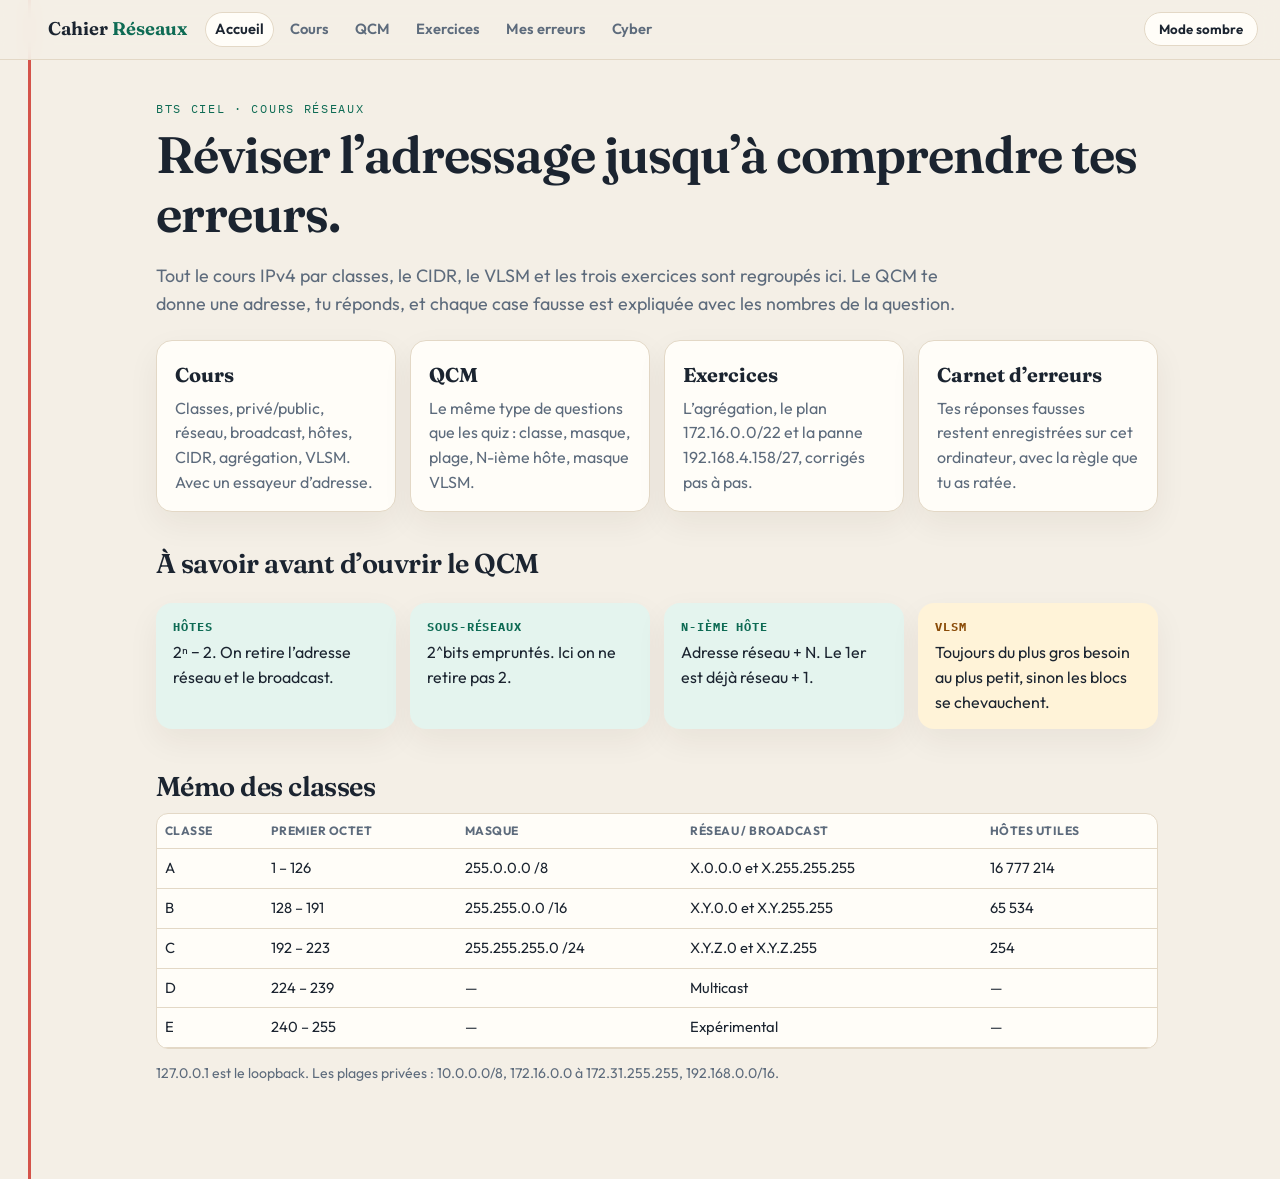
<file: index.html>
<!DOCTYPE html>
<html lang="fr">
<head>
<meta charset="UTF-8">
<meta name="viewport" content="width=device-width, initial-scale=1">
<title>Cahier de révision — IPv4, CIDR, VLSM</title>
<link rel="preconnect" href="https://fonts.googleapis.com">
<link rel="preconnect" href="https://fonts.gstatic.com" crossorigin>
<link href="https://fonts.googleapis.com/css2?family=Fraunces:opsz,wght@9..144,560;9..144,640&family=IBM+Plex+Mono:wght@500;700&family=Outfit:wght@400;500;600;700&display=swap" rel="stylesheet">
<link rel="stylesheet" href="css/site.css">
</head>
<body>
<header class="top">
  <a class="brand" href="index.html">Cahier <span>Réseaux</span></a>
  <nav>
    <a class="active" href="index.html">Accueil</a>
    <a href="cours.html">Cours</a>
    <a href="qcm.html">QCM</a>
    <a href="exercices.html">Exercices</a>
    <a href="carnet.html">Mes erreurs<span data-err-count></span></a>
    <a href="cyber.html">Cyber</a>
  </nav>
  <button id="theme" type="button">Mode sombre</button>
</header>
<main class="wrap">
  <p class="kicker">BTS CIEL · cours réseaux</p>
  <h1>Réviser l’adressage jusqu’à comprendre tes erreurs.</h1>
  <p class="lead">Tout le cours IPv4 par classes, le CIDR, le VLSM et les trois exercices sont regroupés ici. Le QCM te donne une adresse, tu réponds, et chaque case fausse est expliquée avec les nombres de la question.</p>

  <div class="grid cards" style="margin-top:22px">
    <a class="card" href="cours.html"><strong>Cours</strong><p>Classes, privé/public, réseau, broadcast, hôtes, CIDR, agrégation, VLSM. Avec un essayeur d’adresse.</p></a>
    <a class="card" href="qcm.html"><strong>QCM</strong><p>Le même type de questions que les quiz : classe, masque, plage, N-ième hôte, masque VLSM.</p></a>
    <a class="card" href="exercices.html"><strong>Exercices</strong><p>L’agrégation, le plan 172.16.0.0/22 et la panne 192.168.4.158/27, corrigés pas à pas.</p></a>
    <a class="card" href="carnet.html"><strong>Carnet d’erreurs</strong><p>Tes réponses fausses restent enregistrées sur cet ordinateur, avec la règle que tu as ratée.</p></a>
  </div>

  <h2 style="margin-top:36px">À savoir avant d’ouvrir le QCM</h2>
  <div class="grid cards">
    <div class="callout rule"><span class="tag">Hôtes</span>2ⁿ − 2. On retire l’adresse réseau et le broadcast.</div>
    <div class="callout rule"><span class="tag">Sous-réseaux</span>2^bits empruntés. Ici on ne retire pas 2.</div>
    <div class="callout rule"><span class="tag">N-ième hôte</span>Adresse réseau + N. Le 1er est déjà réseau + 1.</div>
    <div class="callout trap"><span class="tag">VLSM</span>Toujours du plus gros besoin au plus petit, sinon les blocs se chevauchent.</div>
  </div>

  <h2 style="margin-top:28px">Mémo des classes</h2>
  <div class="table-wrap">
    <table>
      <thead><tr><th>Classe</th><th>Premier octet</th><th>Masque</th><th>Réseau / broadcast</th><th>Hôtes utiles</th></tr></thead>
      <tbody>
        <tr><td>A</td><td>1 – 126</td><td>255.0.0.0 /8</td><td>X.0.0.0 et X.255.255.255</td><td>16&nbsp;777&nbsp;214</td></tr>
        <tr><td>B</td><td>128 – 191</td><td>255.255.0.0 /16</td><td>X.Y.0.0 et X.Y.255.255</td><td>65&nbsp;534</td></tr>
        <tr><td>C</td><td>192 – 223</td><td>255.255.255.0 /24</td><td>X.Y.Z.0 et X.Y.Z.255</td><td>254</td></tr>
        <tr><td>D</td><td>224 – 239</td><td>—</td><td>Multicast</td><td>—</td></tr>
        <tr><td>E</td><td>240 – 255</td><td>—</td><td>Expérimental</td><td>—</td></tr>
      </tbody>
    </table>
  </div>
  <p class="small muted">127.0.0.1 est le loopback. Les plages privées : 10.0.0.0/8, 172.16.0.0 à 172.31.255.255, 192.168.0.0/16.</p>
</main>
<script src="js/journal.js"></script>
</body>
</html>
</file>
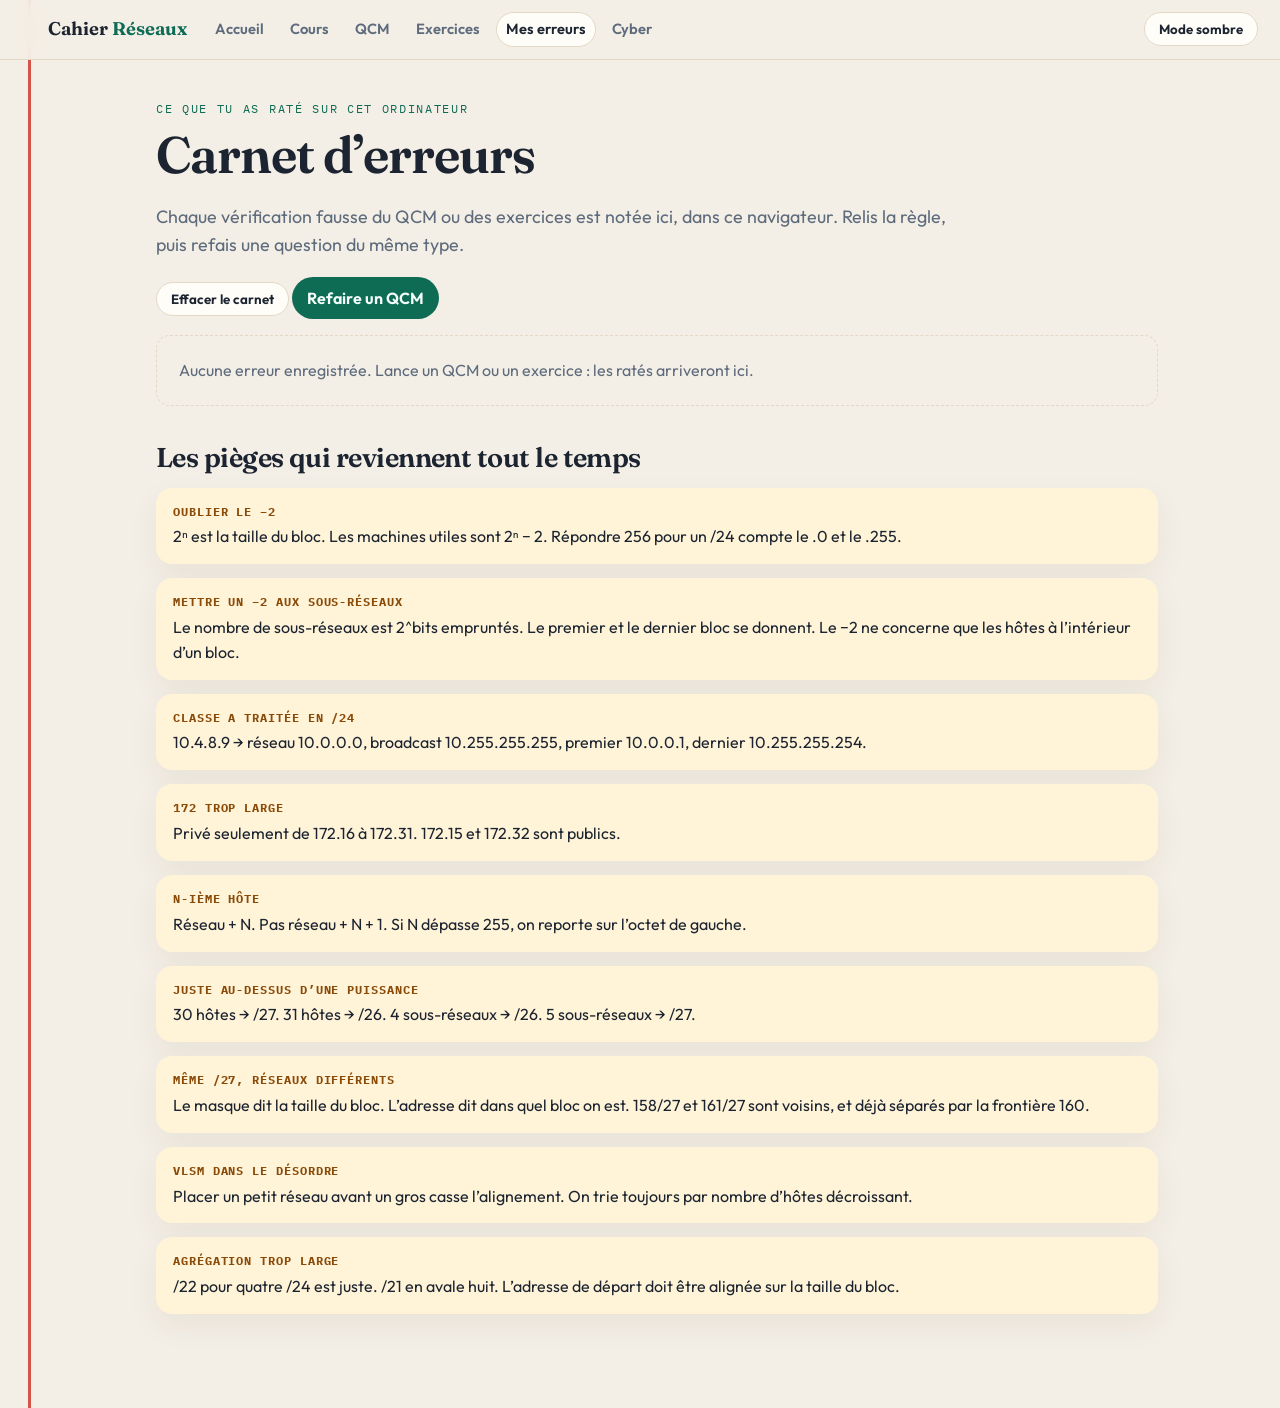
<file: carnet.html>
<!DOCTYPE html>
<html lang="fr">
<head>
<meta charset="UTF-8">
<meta name="viewport" content="width=device-width, initial-scale=1">
<title>Carnet d’erreurs</title>
<link rel="preconnect" href="https://fonts.googleapis.com">
<link rel="preconnect" href="https://fonts.gstatic.com" crossorigin>
<link href="https://fonts.googleapis.com/css2?family=Fraunces:opsz,wght@9..144,560;9..144,640&family=IBM+Plex+Mono:wght@500;700&family=Outfit:wght@400;500;600;700&display=swap" rel="stylesheet">
<link rel="stylesheet" href="css/site.css">
</head>
<body>
<header class="top">
  <a class="brand" href="index.html">Cahier <span>Réseaux</span></a>
  <nav>
    <a href="index.html">Accueil</a>
    <a href="cours.html">Cours</a>
    <a href="qcm.html">QCM</a>
    <a href="exercices.html">Exercices</a>
    <a class="active" href="carnet.html">Mes erreurs<span data-err-count></span></a>
    <a href="cyber.html">Cyber</a>
  </nav>
  <button id="theme" type="button">Mode sombre</button>
</header>
<main class="wrap">
  <p class="kicker">Ce que tu as raté sur cet ordinateur</p>
  <h1>Carnet d’erreurs</h1>
  <p class="lead">Chaque vérification fausse du QCM ou des exercices est notée ici, dans ce navigateur. Relis la règle, puis refais une question du même type.</p>
  <p class="no-print"><button class="btn" id="clear" type="button">Effacer le carnet</button> <a class="btn primary" href="qcm.html" style="text-decoration:none;display:inline-block">Refaire un QCM</a></p>
  <div id="list" style="margin-top:16px"></div>

  <h2 style="margin-top:36px">Les pièges qui reviennent tout le temps</h2>
  <div class="callout trap"><span class="tag">Oublier le −2</span>2ⁿ est la taille du bloc. Les machines utiles sont 2ⁿ − 2. Répondre 256 pour un /24 compte le .0 et le .255.</div>
  <div class="callout trap"><span class="tag">Mettre un −2 aux sous-réseaux</span>Le nombre de sous-réseaux est 2^bits empruntés. Le premier et le dernier bloc se donnent. Le −2 ne concerne que les hôtes à l’intérieur d’un bloc.</div>
  <div class="callout trap"><span class="tag">Classe A traitée en /24</span>10.4.8.9 → réseau 10.0.0.0, broadcast 10.255.255.255, premier 10.0.0.1, dernier 10.255.255.254.</div>
  <div class="callout trap"><span class="tag">172 trop large</span>Privé seulement de 172.16 à 172.31. 172.15 et 172.32 sont publics.</div>
  <div class="callout trap"><span class="tag">N-ième hôte</span>Réseau + N. Pas réseau + N + 1. Si N dépasse 255, on reporte sur l’octet de gauche.</div>
  <div class="callout trap"><span class="tag">Juste au-dessus d’une puissance</span>30 hôtes → /27. 31 hôtes → /26. 4 sous-réseaux → /26. 5 sous-réseaux → /27.</div>
  <div class="callout trap"><span class="tag">Même /27, réseaux différents</span>Le masque dit la taille du bloc. L’adresse dit dans quel bloc on est. 158/27 et 161/27 sont voisins, et déjà séparés par la frontière 160.</div>
  <div class="callout trap"><span class="tag">VLSM dans le désordre</span>Placer un petit réseau avant un gros casse l’alignement. On trie toujours par nombre d’hôtes décroissant.</div>
  <div class="callout trap"><span class="tag">Agrégation trop large</span>/22 pour quatre /24 est juste. /21 en avale huit. L’adresse de départ doit être alignée sur la taille du bloc.</div>
</main>
<script src="js/journal.js"></script>
<script>
(function () {
  const list = document.getElementById("list");
  function esc(s) {
    return String(s ?? "").replace(/[&<>"']/g, (c) => ({ "&": "&amp;", "<": "&lt;", ">": "&gt;", '"': "&quot;", "'": "&#39;" }[c]));
  }
  function draw() {
    const items = Journal.load();
    if (!items.length) {
      list.innerHTML = '<div class="empty">Aucune erreur enregistrée. Lance un QCM ou un exercice : les ratés arriveront ici.</div>';
      return;
    }
    list.innerHTML = items.map((it) => {
      const when = new Date(it.at).toLocaleString("fr-FR", { dateStyle: "short", timeStyle: "short" });
      return `<article class="panel" style="padding:14px 16px;margin:10px 0">
        <div class="q-head"><span class="pill">${esc(it.topic)}</span><span class="muted small">${esc(when)}</span></div>
        <h3>${esc(it.prompt)}</h3>
        <p><b>Toi :</b> <code>${esc(it.yours)}</code><br><b>Attendu :</b> <code>${esc(it.correct)}</code></p>
        <p>${esc(it.why)}</p>
      </article>`;
    }).join("");
  }
  document.getElementById("clear").addEventListener("click", () => {
    Journal.clearJournal();
    draw();
  });
  draw();
})();
</script>
</body>
</html>
</file>
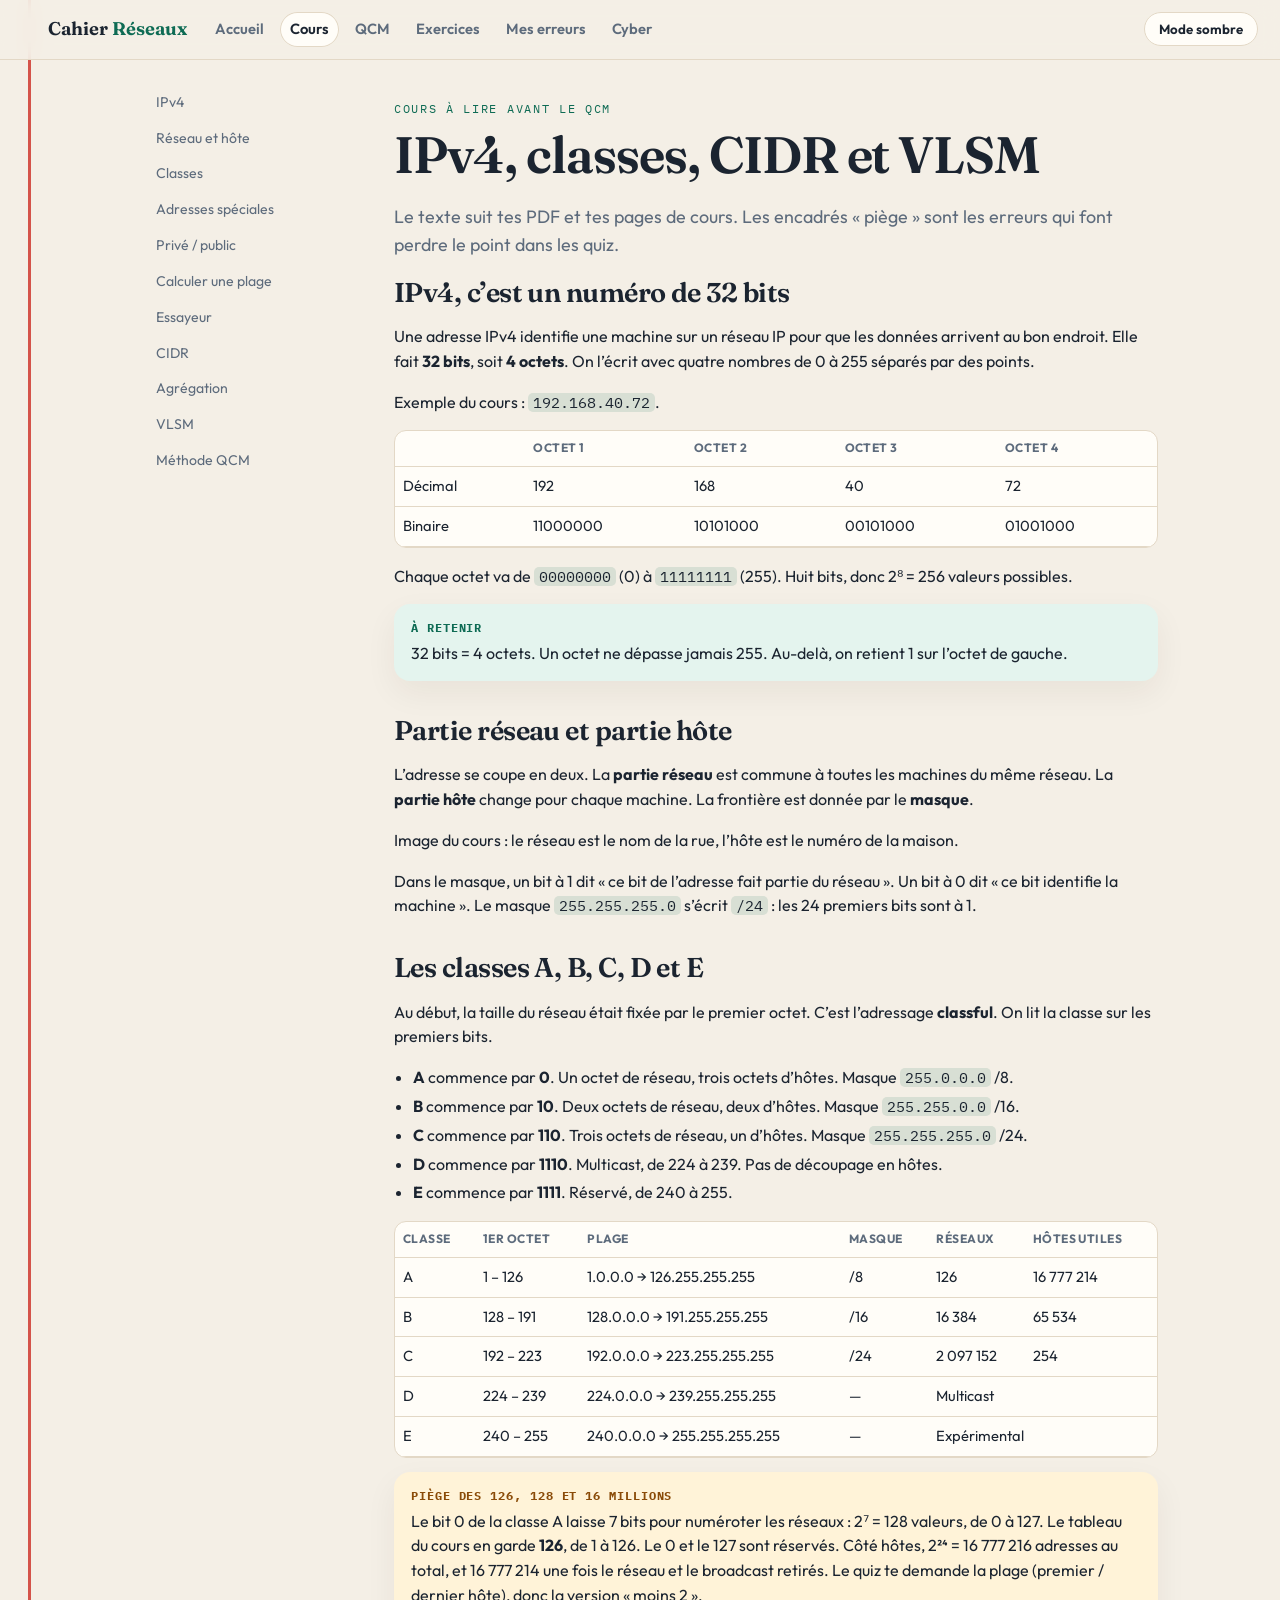
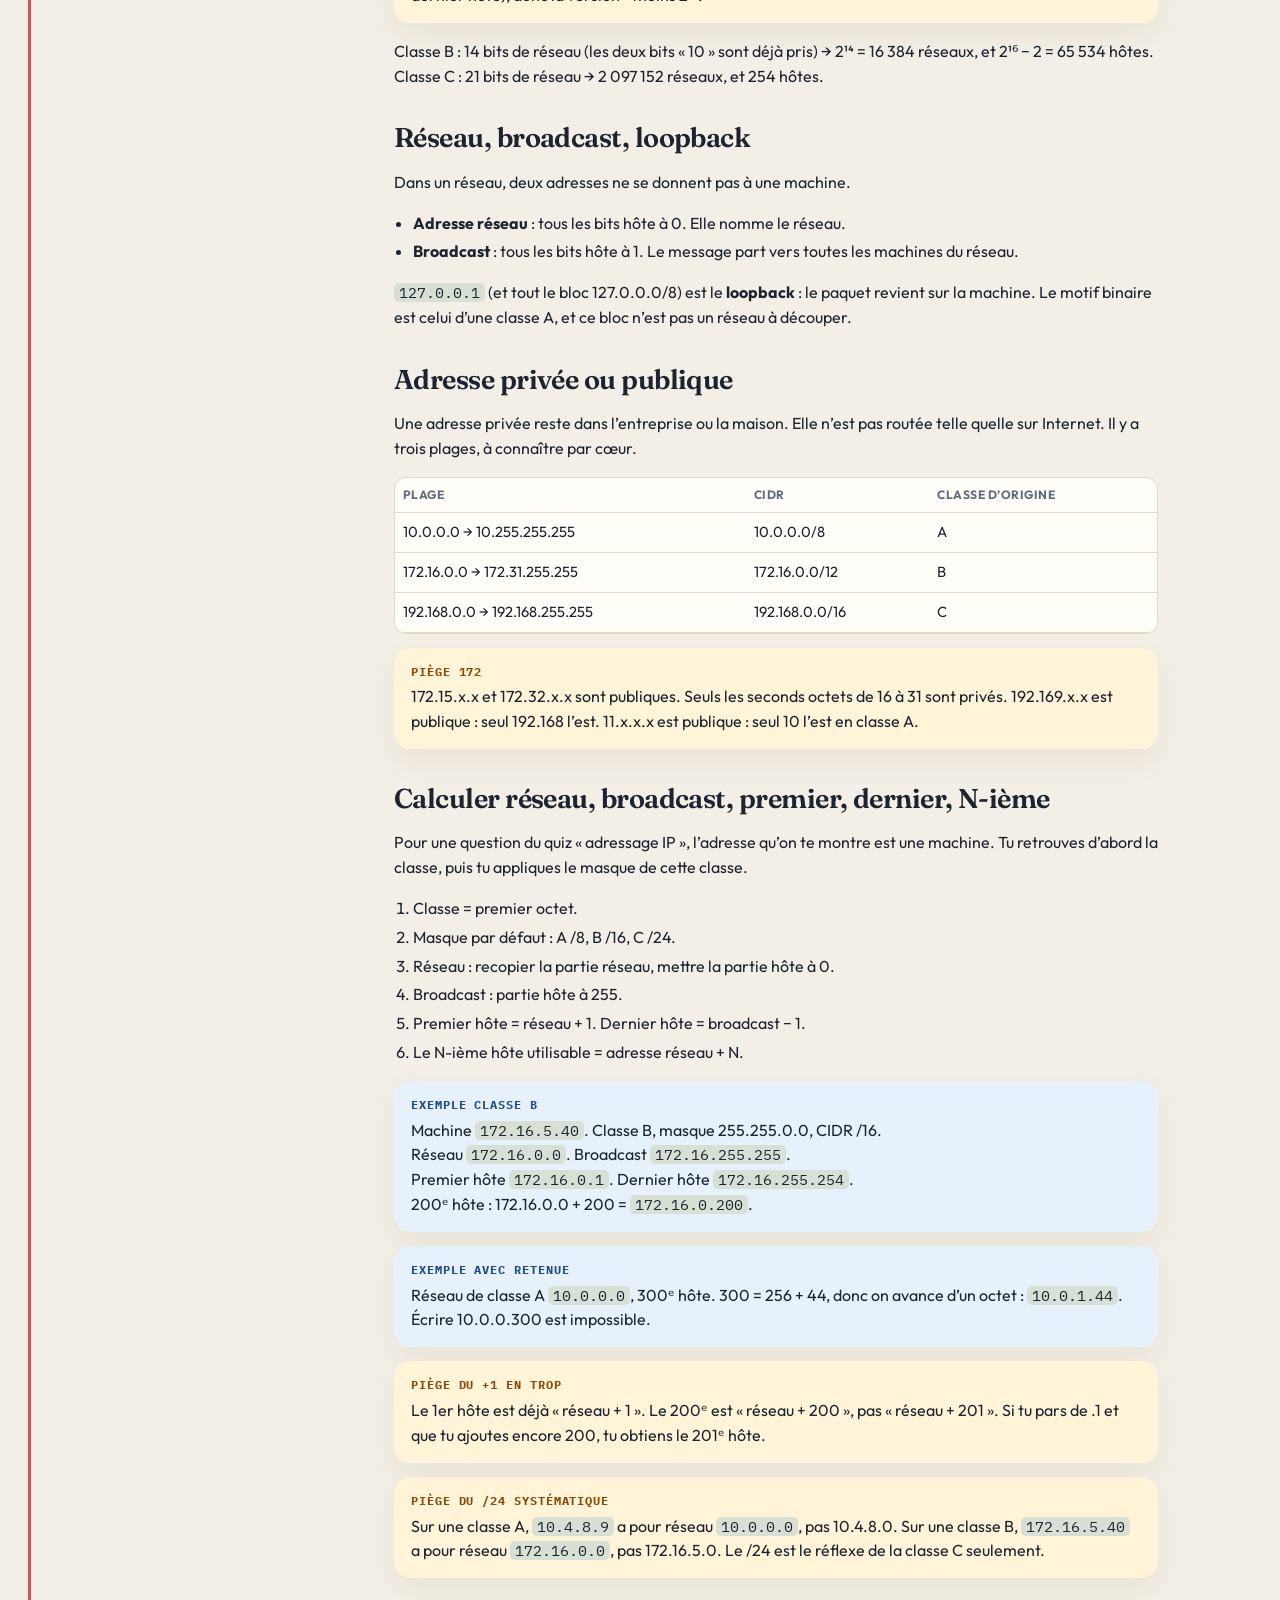
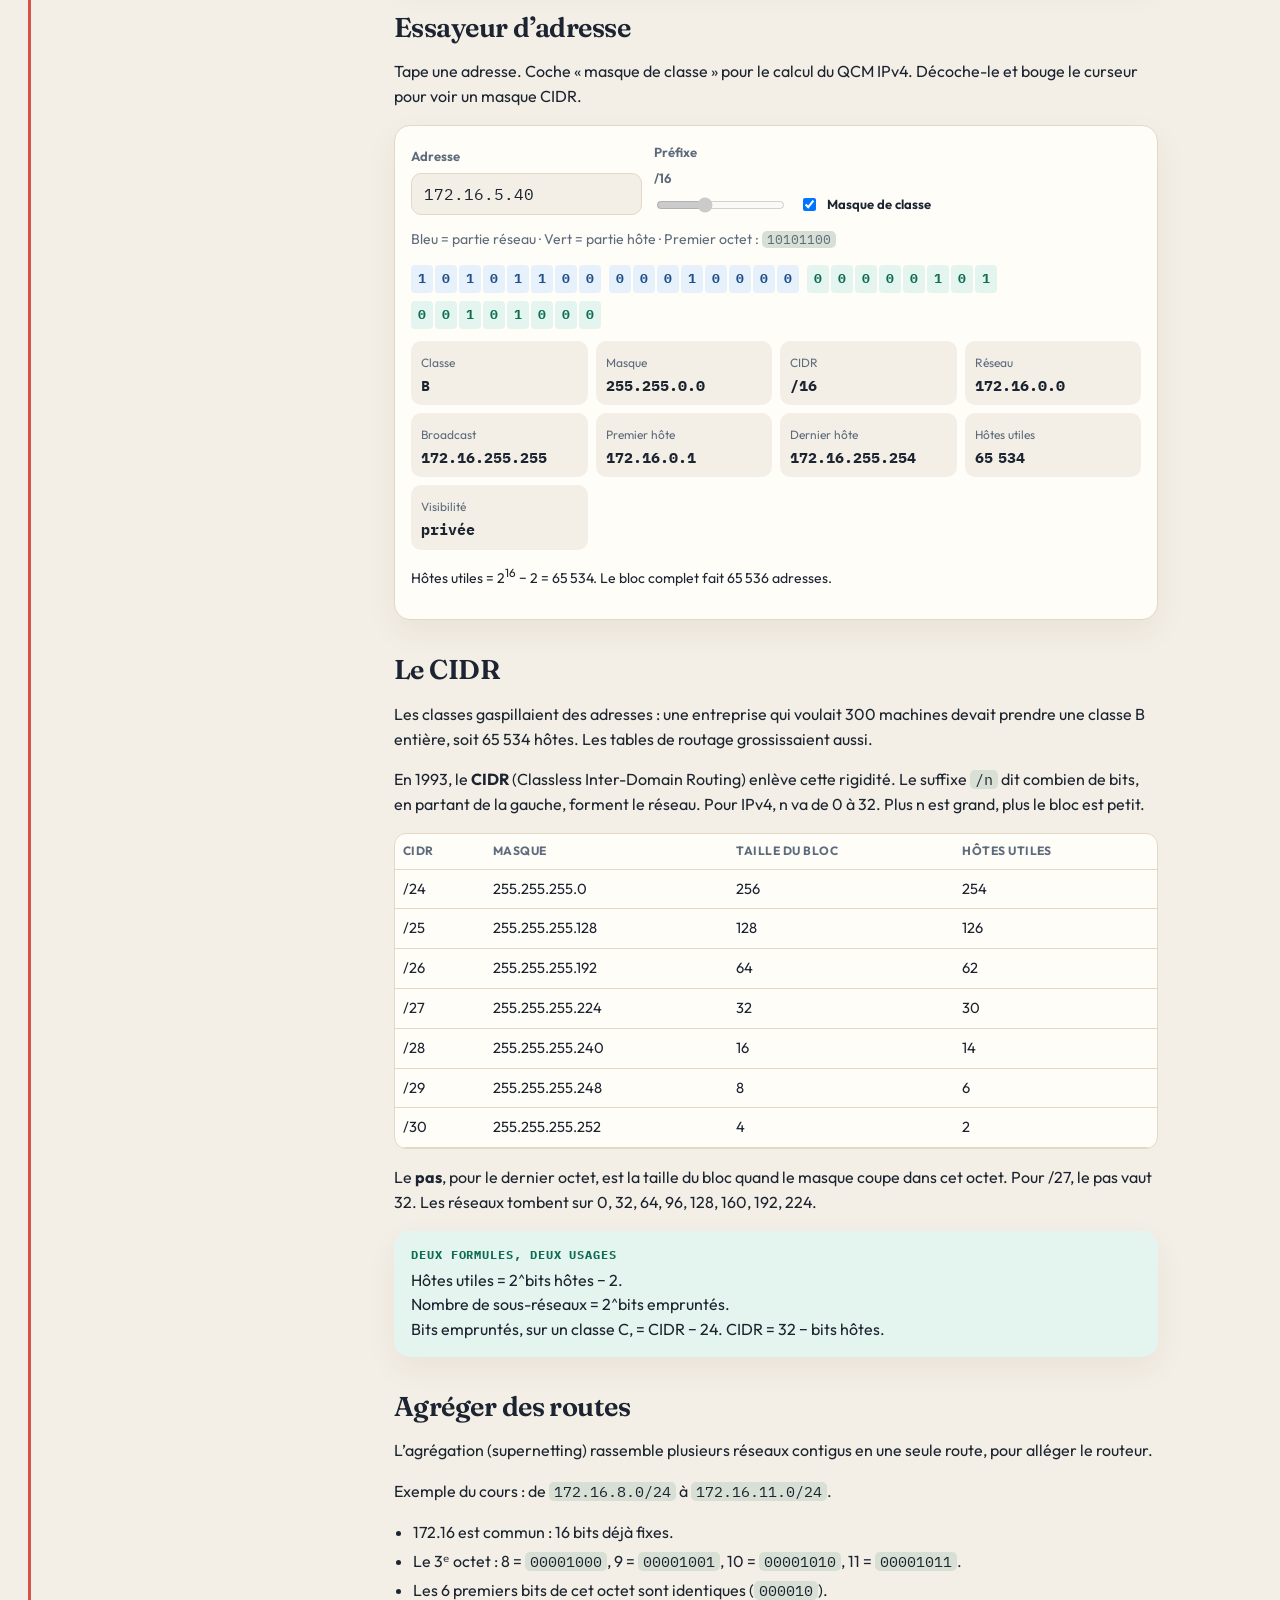
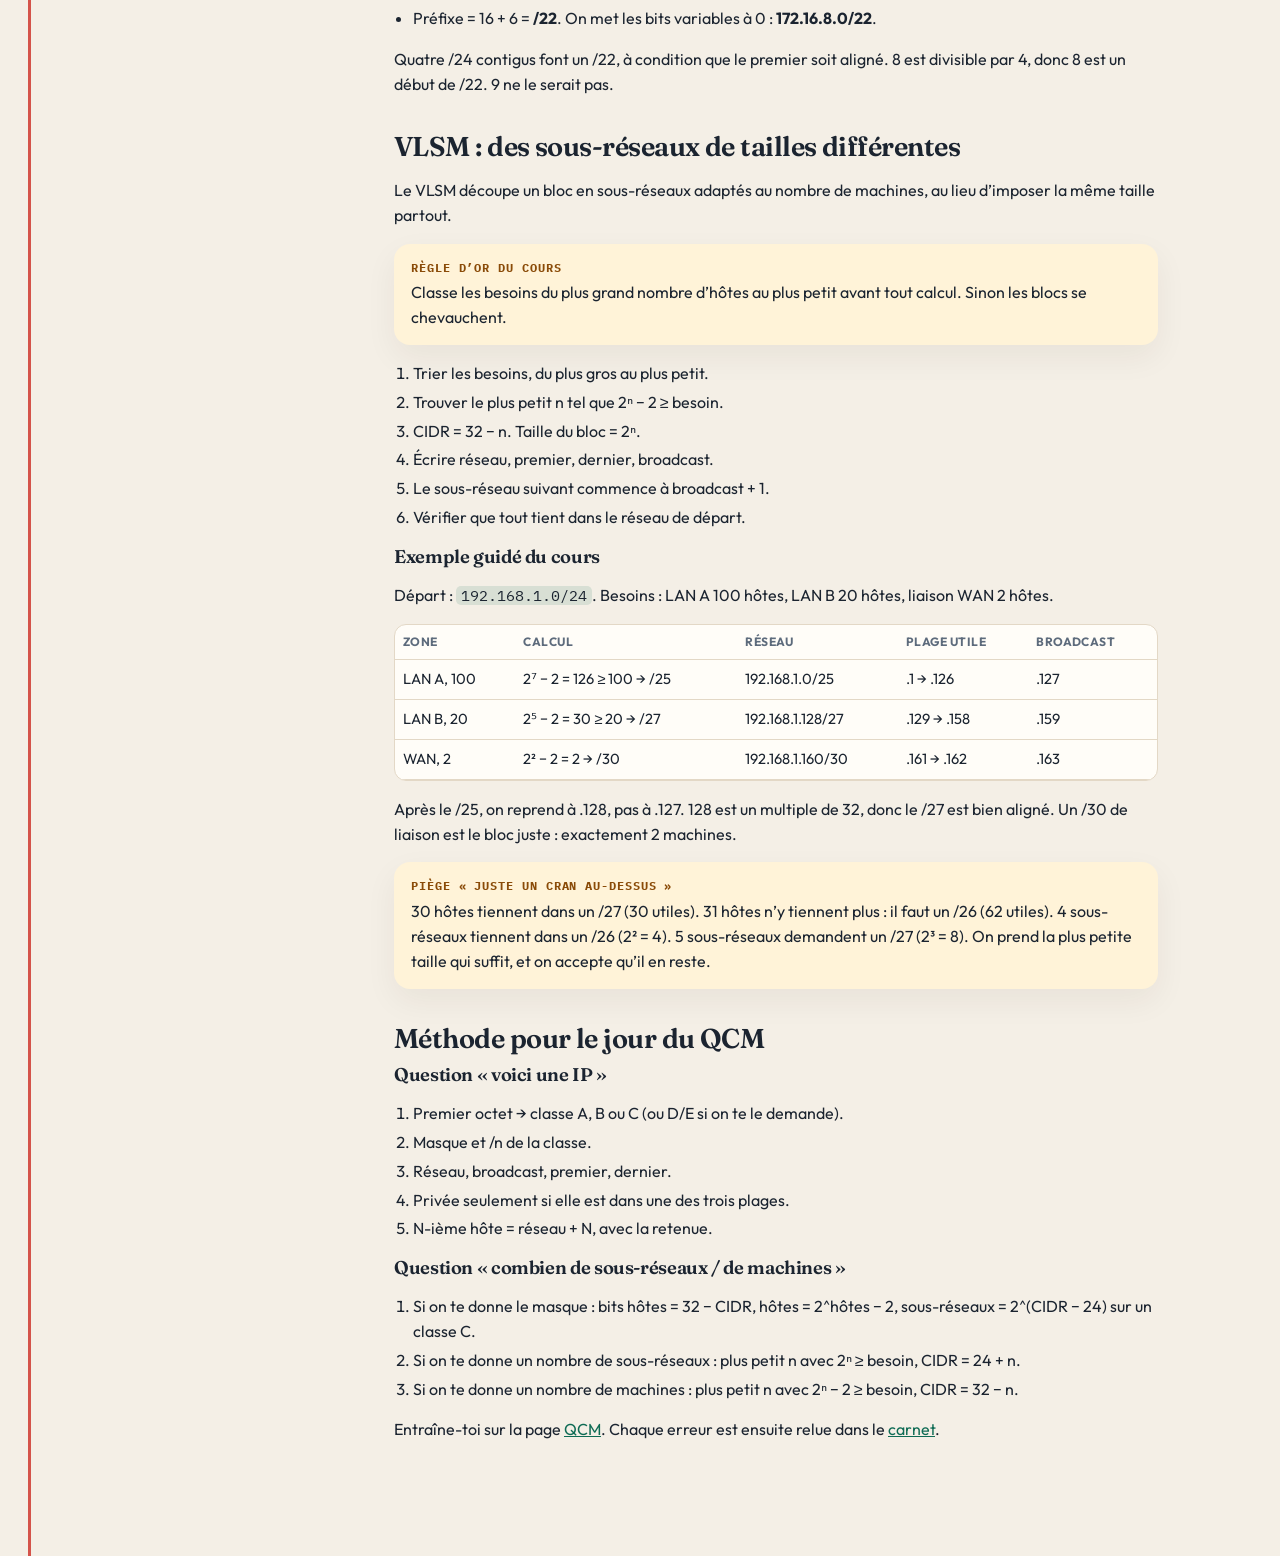
<file: cours.html>
<!DOCTYPE html>
<html lang="fr">
<head>
<meta charset="UTF-8">
<meta name="viewport" content="width=device-width, initial-scale=1">
<title>Cours — IPv4, CIDR, VLSM</title>
<link rel="preconnect" href="https://fonts.googleapis.com">
<link rel="preconnect" href="https://fonts.gstatic.com" crossorigin>
<link href="https://fonts.googleapis.com/css2?family=Fraunces:opsz,wght@9..144,560;9..144,640&family=IBM+Plex+Mono:wght@500;700&family=Outfit:wght@400;500;600;700&display=swap" rel="stylesheet">
<link rel="stylesheet" href="css/site.css">
</head>
<body>
<header class="top">
  <a class="brand" href="index.html">Cahier <span>Réseaux</span></a>
  <nav>
    <a href="index.html">Accueil</a>
    <a class="active" href="cours.html">Cours</a>
    <a href="qcm.html">QCM</a>
    <a href="exercices.html">Exercices</a>
    <a href="carnet.html">Mes erreurs<span data-err-count></span></a>
    <a href="cyber.html">Cyber</a>
  </nav>
  <button id="theme" type="button">Mode sombre</button>
</header>
<main class="wrap">
  <div class="layout">
    <aside class="toc">
      <a href="#ipv4">IPv4</a>
      <a href="#parties">Réseau et hôte</a>
      <a href="#classes">Classes</a>
      <a href="#speciales">Adresses spéciales</a>
      <a href="#prive">Privé / public</a>
      <a href="#calculer">Calculer une plage</a>
      <a href="#outil">Essayeur</a>
      <a href="#cidr">CIDR</a>
      <a href="#agreg">Agrégation</a>
      <a href="#vlsm">VLSM</a>
      <a href="#methode">Méthode QCM</a>
    </aside>
    <article class="prose">
      <p class="kicker">Cours à lire avant le QCM</p>
      <h1>IPv4, classes, CIDR et VLSM</h1>
      <p class="lead">Le texte suit tes PDF et tes pages de cours. Les encadrés « piège » sont les erreurs qui font perdre le point dans les quiz.</p>

      <section id="ipv4">
        <h2>IPv4, c’est un numéro de 32 bits</h2>
        <p>Une adresse IPv4 identifie une machine sur un réseau IP pour que les données arrivent au bon endroit. Elle fait <b>32 bits</b>, soit <b>4 octets</b>. On l’écrit avec quatre nombres de 0 à 255 séparés par des points.</p>
        <p>Exemple du cours : <code>192.168.40.72</code>.</p>
        <div class="table-wrap">
          <table>
            <thead><tr><th></th><th>Octet 1</th><th>Octet 2</th><th>Octet 3</th><th>Octet 4</th></tr></thead>
            <tbody>
              <tr><td>Décimal</td><td>192</td><td>168</td><td>40</td><td>72</td></tr>
              <tr><td>Binaire</td><td>11000000</td><td>10101000</td><td>00101000</td><td>01001000</td></tr>
            </tbody>
          </table>
        </div>
        <p>Chaque octet va de <code>00000000</code> (0) à <code>11111111</code> (255). Huit bits, donc 2⁸ = 256 valeurs possibles.</p>
        <div class="callout rule"><span class="tag">À retenir</span>32 bits = 4 octets. Un octet ne dépasse jamais 255. Au-delà, on retient 1 sur l’octet de gauche.</div>
      </section>

      <section id="parties">
        <h2>Partie réseau et partie hôte</h2>
        <p>L’adresse se coupe en deux. La <b>partie réseau</b> est commune à toutes les machines du même réseau. La <b>partie hôte</b> change pour chaque machine. La frontière est donnée par le <b>masque</b>.</p>
        <p>Image du cours : le réseau est le nom de la rue, l’hôte est le numéro de la maison.</p>
        <p>Dans le masque, un bit à 1 dit « ce bit de l’adresse fait partie du réseau ». Un bit à 0 dit « ce bit identifie la machine ». Le masque <code>255.255.255.0</code> s’écrit <code>/24</code> : les 24 premiers bits sont à 1.</p>
      </section>

      <section id="classes">
        <h2>Les classes A, B, C, D et E</h2>
        <p>Au début, la taille du réseau était fixée par le premier octet. C’est l’adressage <b>classful</b>. On lit la classe sur les premiers bits.</p>
        <ul>
          <li><b>A</b> commence par <b>0</b>. Un octet de réseau, trois octets d’hôtes. Masque <code>255.0.0.0</code> /8.</li>
          <li><b>B</b> commence par <b>10</b>. Deux octets de réseau, deux d’hôtes. Masque <code>255.255.0.0</code> /16.</li>
          <li><b>C</b> commence par <b>110</b>. Trois octets de réseau, un d’hôtes. Masque <code>255.255.255.0</code> /24.</li>
          <li><b>D</b> commence par <b>1110</b>. Multicast, de 224 à 239. Pas de découpage en hôtes.</li>
          <li><b>E</b> commence par <b>1111</b>. Réservé, de 240 à 255.</li>
        </ul>
        <div class="table-wrap">
          <table>
            <thead>
              <tr><th>Classe</th><th>1er octet</th><th>Plage</th><th>Masque</th><th>Réseaux</th><th>Hôtes utiles</th></tr>
            </thead>
            <tbody>
              <tr><td>A</td><td>1 – 126</td><td>1.0.0.0 → 126.255.255.255</td><td>/8</td><td>126</td><td>16&nbsp;777&nbsp;214</td></tr>
              <tr><td>B</td><td>128 – 191</td><td>128.0.0.0 → 191.255.255.255</td><td>/16</td><td>16&nbsp;384</td><td>65&nbsp;534</td></tr>
              <tr><td>C</td><td>192 – 223</td><td>192.0.0.0 → 223.255.255.255</td><td>/24</td><td>2&nbsp;097&nbsp;152</td><td>254</td></tr>
              <tr><td>D</td><td>224 – 239</td><td>224.0.0.0 → 239.255.255.255</td><td>—</td><td colspan="2">Multicast</td></tr>
              <tr><td>E</td><td>240 – 255</td><td>240.0.0.0 → 255.255.255.255</td><td>—</td><td colspan="2">Expérimental</td></tr>
            </tbody>
          </table>
        </div>
        <div class="callout trap"><span class="tag">Piège des 126, 128 et 16 millions</span>
          Le bit 0 de la classe A laisse 7 bits pour numéroter les réseaux : 2⁷ = 128 valeurs, de 0 à 127. Le tableau du cours en garde <b>126</b>, de 1 à 126. Le 0 et le 127 sont réservés. Côté hôtes, 2²⁴ = 16&nbsp;777&nbsp;216 adresses au total, et 16&nbsp;777&nbsp;214 une fois le réseau et le broadcast retirés. Le quiz te demande la plage (premier / dernier hôte), donc la version « moins 2 ».
        </div>
        <p>Classe B : 14 bits de réseau (les deux bits « 10 » sont déjà pris) → 2¹⁴ = 16&nbsp;384 réseaux, et 2¹⁶ − 2 = 65&nbsp;534 hôtes. Classe C : 21 bits de réseau → 2&nbsp;097&nbsp;152 réseaux, et 254 hôtes.</p>
      </section>

      <section id="speciales">
        <h2>Réseau, broadcast, loopback</h2>
        <p>Dans un réseau, deux adresses ne se donnent pas à une machine.</p>
        <ul>
          <li><b>Adresse réseau</b> : tous les bits hôte à 0. Elle nomme le réseau.</li>
          <li><b>Broadcast</b> : tous les bits hôte à 1. Le message part vers toutes les machines du réseau.</li>
        </ul>
        <p><code>127.0.0.1</code> (et tout le bloc 127.0.0.0/8) est le <b>loopback</b> : le paquet revient sur la machine. Le motif binaire est celui d’une classe A, et ce bloc n’est pas un réseau à découper.</p>
      </section>

      <section id="prive">
        <h2>Adresse privée ou publique</h2>
        <p>Une adresse privée reste dans l’entreprise ou la maison. Elle n’est pas routée telle quelle sur Internet. Il y a trois plages, à connaître par cœur.</p>
        <div class="table-wrap">
          <table>
            <thead><tr><th>Plage</th><th>CIDR</th><th>Classe d’origine</th></tr></thead>
            <tbody>
              <tr><td>10.0.0.0 → 10.255.255.255</td><td>10.0.0.0/8</td><td>A</td></tr>
              <tr><td>172.16.0.0 → 172.31.255.255</td><td>172.16.0.0/12</td><td>B</td></tr>
              <tr><td>192.168.0.0 → 192.168.255.255</td><td>192.168.0.0/16</td><td>C</td></tr>
            </tbody>
          </table>
        </div>
        <div class="callout trap"><span class="tag">Piège 172</span>172.15.x.x et 172.32.x.x sont publiques. Seuls les seconds octets de 16 à 31 sont privés. 192.169.x.x est publique : seul 192.168 l’est. 11.x.x.x est publique : seul 10 l’est en classe A.</div>
      </section>

      <section id="calculer">
        <h2>Calculer réseau, broadcast, premier, dernier, N-ième</h2>
        <p>Pour une question du quiz « adressage IP », l’adresse qu’on te montre est une machine. Tu retrouves d’abord la classe, puis tu appliques le masque de cette classe.</p>
        <ol>
          <li>Classe = premier octet.</li>
          <li>Masque par défaut : A /8, B /16, C /24.</li>
          <li>Réseau : recopier la partie réseau, mettre la partie hôte à 0.</li>
          <li>Broadcast : partie hôte à 255.</li>
          <li>Premier hôte = réseau + 1. Dernier hôte = broadcast − 1.</li>
          <li>Le N-ième hôte utilisable = adresse réseau + N.</li>
        </ol>
        <div class="callout ex"><span class="tag">Exemple classe B</span>
          Machine <code>172.16.5.40</code>. Classe B, masque 255.255.0.0, CIDR /16.<br>
          Réseau <code>172.16.0.0</code>. Broadcast <code>172.16.255.255</code>.<br>
          Premier hôte <code>172.16.0.1</code>. Dernier hôte <code>172.16.255.254</code>.<br>
          200ᵉ hôte : 172.16.0.0 + 200 = <code>172.16.0.200</code>.
        </div>
        <div class="callout ex"><span class="tag">Exemple avec retenue</span>
          Réseau de classe A <code>10.0.0.0</code>, 300ᵉ hôte. 300 = 256 + 44, donc on avance d’un octet : <code>10.0.1.44</code>. Écrire 10.0.0.300 est impossible.
        </div>
        <div class="callout trap"><span class="tag">Piège du +1 en trop</span>Le 1er hôte est déjà « réseau + 1 ». Le 200ᵉ est « réseau + 200 », pas « réseau + 201 ». Si tu pars de .1 et que tu ajoutes encore 200, tu obtiens le 201ᵉ hôte.</div>
        <div class="callout trap"><span class="tag">Piège du /24 systématique</span>Sur une classe A, <code>10.4.8.9</code> a pour réseau <code>10.0.0.0</code>, pas 10.4.8.0. Sur une classe B, <code>172.16.5.40</code> a pour réseau <code>172.16.0.0</code>, pas 172.16.5.0. Le /24 est le réflexe de la classe C seulement.</div>
      </section>

      <section id="outil">
        <h2>Essayeur d’adresse</h2>
        <p>Tape une adresse. Coche « masque de classe » pour le calcul du QCM IPv4. Décoche-le et bouge le curseur pour voir un masque CIDR.</p>
        <div class="tool">
          <div class="row">
            <label class="field">Adresse
              <input id="tool-ip" type="text" value="172.16.5.40" spellcheck="false">
            </label>
            <label class="field">Préfixe <span id="tool-prefix-val">/16</span>
              <input id="tool-prefix" type="range" min="8" max="30" value="16">
            </label>
            <label class="field check"><input id="tool-classful" type="checkbox" checked> Masque de classe</label>
          </div>
          <div id="tool-out"></div>
        </div>
      </section>

      <section id="cidr">
        <h2>Le CIDR</h2>
        <p>Les classes gaspillaient des adresses : une entreprise qui voulait 300 machines devait prendre une classe B entière, soit 65&nbsp;534 hôtes. Les tables de routage grossissaient aussi.</p>
        <p>En 1993, le <b>CIDR</b> (Classless Inter-Domain Routing) enlève cette rigidité. Le suffixe <code>/n</code> dit combien de bits, en partant de la gauche, forment le réseau. Pour IPv4, n va de 0 à 32. Plus n est grand, plus le bloc est petit.</p>
        <div class="table-wrap">
          <table>
            <thead><tr><th>CIDR</th><th>Masque</th><th>Taille du bloc</th><th>Hôtes utiles</th></tr></thead>
            <tbody>
              <tr><td>/24</td><td>255.255.255.0</td><td>256</td><td>254</td></tr>
              <tr><td>/25</td><td>255.255.255.128</td><td>128</td><td>126</td></tr>
              <tr><td>/26</td><td>255.255.255.192</td><td>64</td><td>62</td></tr>
              <tr><td>/27</td><td>255.255.255.224</td><td>32</td><td>30</td></tr>
              <tr><td>/28</td><td>255.255.255.240</td><td>16</td><td>14</td></tr>
              <tr><td>/29</td><td>255.255.255.248</td><td>8</td><td>6</td></tr>
              <tr><td>/30</td><td>255.255.255.252</td><td>4</td><td>2</td></tr>
            </tbody>
          </table>
        </div>
        <p>Le <b>pas</b>, pour le dernier octet, est la taille du bloc quand le masque coupe dans cet octet. Pour /27, le pas vaut 32. Les réseaux tombent sur 0, 32, 64, 96, 128, 160, 192, 224.</p>
        <div class="callout rule"><span class="tag">Deux formules, deux usages</span>
          Hôtes utiles = 2^bits hôtes − 2.<br>
          Nombre de sous-réseaux = 2^bits empruntés.<br>
          Bits empruntés, sur un classe C, = CIDR − 24. CIDR = 32 − bits hôtes.
        </div>
      </section>

      <section id="agreg">
        <h2>Agréger des routes</h2>
        <p>L’agrégation (supernetting) rassemble plusieurs réseaux contigus en une seule route, pour alléger le routeur.</p>
        <p>Exemple du cours : de <code>172.16.8.0/24</code> à <code>172.16.11.0/24</code>.</p>
        <ul>
          <li>172.16 est commun : 16 bits déjà fixes.</li>
          <li>Le 3ᵉ octet : 8 = <code>00001000</code>, 9 = <code>00001001</code>, 10 = <code>00001010</code>, 11 = <code>00001011</code>.</li>
          <li>Les 6 premiers bits de cet octet sont identiques (<code>000010</code>).</li>
          <li>Préfixe = 16 + 6 = <b>/22</b>. On met les bits variables à 0 : <b>172.16.8.0/22</b>.</li>
        </ul>
        <p>Quatre /24 contigus font un /22, à condition que le premier soit aligné. 8 est divisible par 4, donc 8 est un début de /22. 9 ne le serait pas.</p>
      </section>

      <section id="vlsm">
        <h2>VLSM : des sous-réseaux de tailles différentes</h2>
        <p>Le VLSM découpe un bloc en sous-réseaux adaptés au nombre de machines, au lieu d’imposer la même taille partout.</p>
        <div class="callout trap"><span class="tag">Règle d’or du cours</span>Classe les besoins du plus grand nombre d’hôtes au plus petit avant tout calcul. Sinon les blocs se chevauchent.</div>
        <ol>
          <li>Trier les besoins, du plus gros au plus petit.</li>
          <li>Trouver le plus petit n tel que 2ⁿ − 2 ≥ besoin.</li>
          <li>CIDR = 32 − n. Taille du bloc = 2ⁿ.</li>
          <li>Écrire réseau, premier, dernier, broadcast.</li>
          <li>Le sous-réseau suivant commence à broadcast + 1.</li>
          <li>Vérifier que tout tient dans le réseau de départ.</li>
        </ol>
        <h3>Exemple guidé du cours</h3>
        <p>Départ : <code>192.168.1.0/24</code>. Besoins : LAN A 100 hôtes, LAN B 20 hôtes, liaison WAN 2 hôtes.</p>
        <div class="table-wrap">
          <table>
            <thead><tr><th>Zone</th><th>Calcul</th><th>Réseau</th><th>Plage utile</th><th>Broadcast</th></tr></thead>
            <tbody>
              <tr><td>LAN A, 100</td><td>2⁷ − 2 = 126 ≥ 100 → /25</td><td>192.168.1.0/25</td><td>.1 → .126</td><td>.127</td></tr>
              <tr><td>LAN B, 20</td><td>2⁵ − 2 = 30 ≥ 20 → /27</td><td>192.168.1.128/27</td><td>.129 → .158</td><td>.159</td></tr>
              <tr><td>WAN, 2</td><td>2² − 2 = 2 → /30</td><td>192.168.1.160/30</td><td>.161 → .162</td><td>.163</td></tr>
            </tbody>
          </table>
        </div>
        <p>Après le /25, on reprend à .128, pas à .127. 128 est un multiple de 32, donc le /27 est bien aligné. Un /30 de liaison est le bloc juste : exactement 2 machines.</p>
        <div class="callout trap"><span class="tag">Piège « juste un cran au-dessus »</span>
          30 hôtes tiennent dans un /27 (30 utiles). 31 hôtes n’y tiennent plus : il faut un /26 (62 utiles). 4 sous-réseaux tiennent dans un /26 (2² = 4). 5 sous-réseaux demandent un /27 (2³ = 8). On prend la plus petite taille qui suffit, et on accepte qu’il en reste.
        </div>
      </section>

      <section id="methode">
        <h2>Méthode pour le jour du QCM</h2>
        <h3>Question « voici une IP »</h3>
        <ol>
          <li>Premier octet → classe A, B ou C (ou D/E si on te le demande).</li>
          <li>Masque et /n de la classe.</li>
          <li>Réseau, broadcast, premier, dernier.</li>
          <li>Privée seulement si elle est dans une des trois plages.</li>
          <li>N-ième hôte = réseau + N, avec la retenue.</li>
        </ol>
        <h3>Question « combien de sous-réseaux / de machines »</h3>
        <ol>
          <li>Si on te donne le masque : bits hôtes = 32 − CIDR, hôtes = 2^hôtes − 2, sous-réseaux = 2^(CIDR − 24) sur un classe C.</li>
          <li>Si on te donne un nombre de sous-réseaux : plus petit n avec 2ⁿ ≥ besoin, CIDR = 24 + n.</li>
          <li>Si on te donne un nombre de machines : plus petit n avec 2ⁿ − 2 ≥ besoin, CIDR = 32 − n.</li>
        </ol>
        <p>Entraîne-toi sur la page <a href="qcm.html">QCM</a>. Chaque erreur est ensuite relue dans le <a href="carnet.html">carnet</a>.</p>
      </section>
    </article>
  </div>
</main>
<script src="js/net.js"></script>
<script src="js/journal.js"></script>
<script src="js/cours.js"></script>
</body>
</html>
</file>
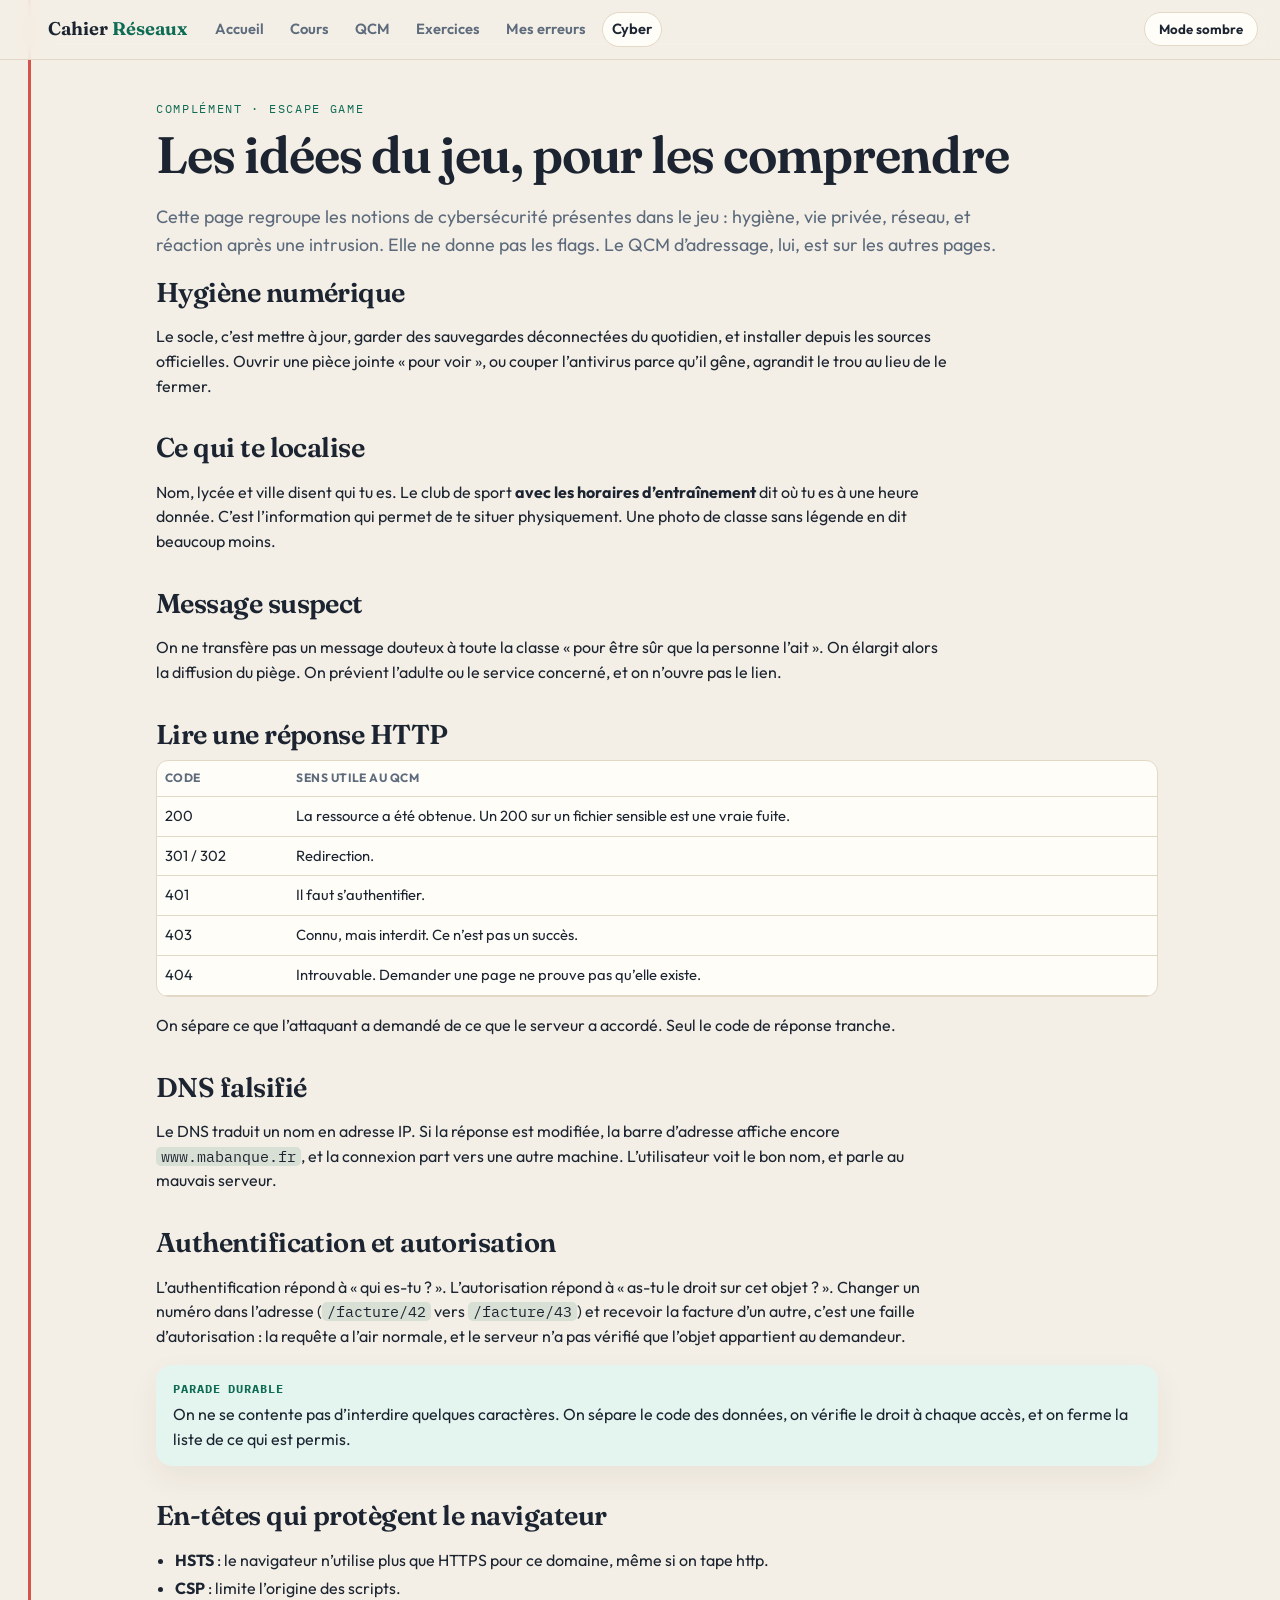
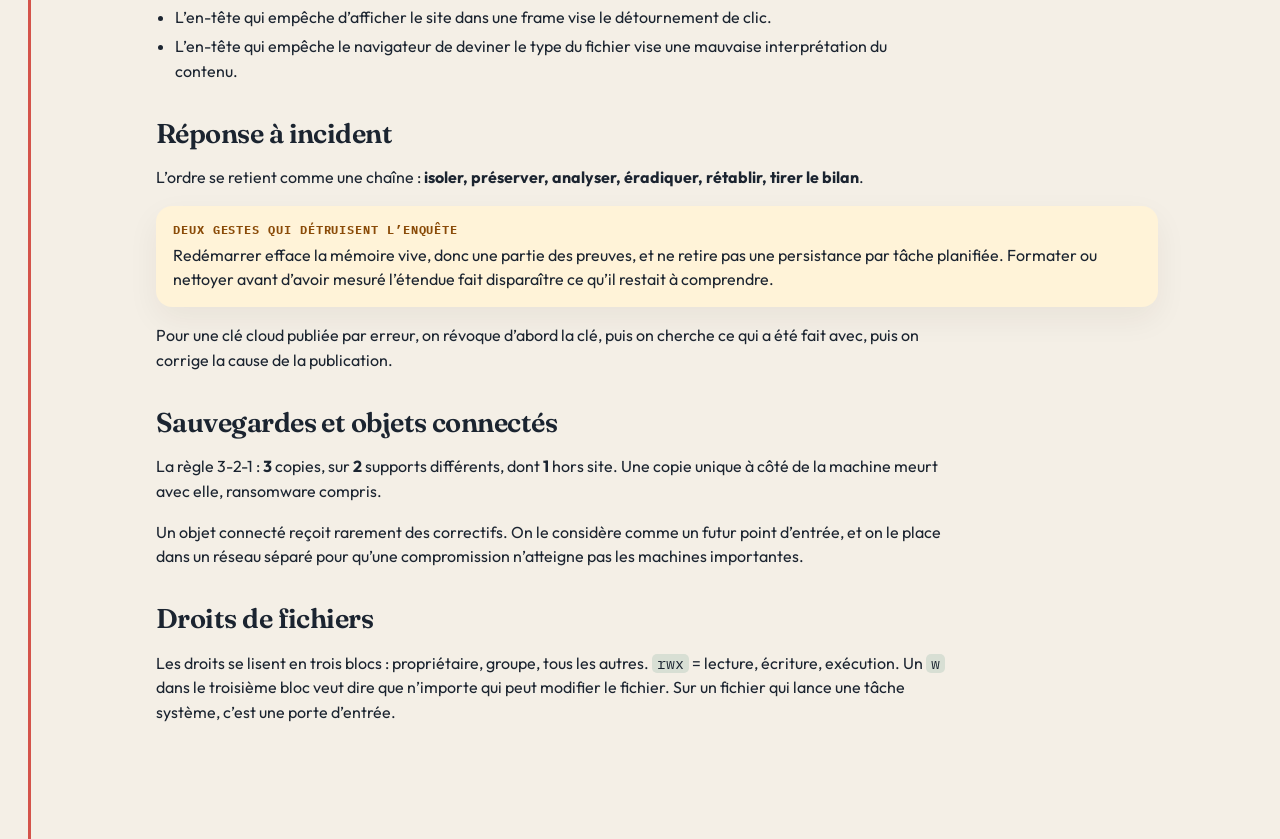
<file: cyber.html>
<!DOCTYPE html>
<html lang="fr">
<head>
<meta charset="UTF-8">
<meta name="viewport" content="width=device-width, initial-scale=1">
<title>Révision cyber — notions du jeu</title>
<link rel="preconnect" href="https://fonts.googleapis.com">
<link rel="preconnect" href="https://fonts.gstatic.com" crossorigin>
<link href="https://fonts.googleapis.com/css2?family=Fraunces:opsz,wght@9..144,560;9..144,640&family=IBM+Plex+Mono:wght@500;700&family=Outfit:wght@400;500;600;700&display=swap" rel="stylesheet">
<link rel="stylesheet" href="css/site.css">
</head>
<body>
<header class="top">
  <a class="brand" href="index.html">Cahier <span>Réseaux</span></a>
  <nav>
    <a href="index.html">Accueil</a>
    <a href="cours.html">Cours</a>
    <a href="qcm.html">QCM</a>
    <a href="exercices.html">Exercices</a>
    <a href="carnet.html">Mes erreurs<span data-err-count></span></a>
    <a class="active" href="cyber.html">Cyber</a>
  </nav>
  <button id="theme" type="button">Mode sombre</button>
</header>
<main class="wrap prose">
  <p class="kicker">Complément · escape game</p>
  <h1>Les idées du jeu, pour les comprendre</h1>
  <p class="lead">Cette page regroupe les notions de cybersécurité présentes dans le jeu : hygiène, vie privée, réseau, et réaction après une intrusion. Elle ne donne pas les flags. Le QCM d’adressage, lui, est sur les autres pages.</p>

  <section>
    <h2>Hygiène numérique</h2>
    <p>Le socle, c’est mettre à jour, garder des sauvegardes déconnectées du quotidien, et installer depuis les sources officielles. Ouvrir une pièce jointe « pour voir », ou couper l’antivirus parce qu’il gêne, agrandit le trou au lieu de le fermer.</p>
  </section>

  <section>
    <h2>Ce qui te localise</h2>
    <p>Nom, lycée et ville disent qui tu es. Le club de sport <b>avec les horaires d’entraînement</b> dit où tu es à une heure donnée. C’est l’information qui permet de te situer physiquement. Une photo de classe sans légende en dit beaucoup moins.</p>
  </section>

  <section>
    <h2>Message suspect</h2>
    <p>On ne transfère pas un message douteux à toute la classe « pour être sûr que la personne l’ait ». On élargit alors la diffusion du piège. On prévient l’adulte ou le service concerné, et on n’ouvre pas le lien.</p>
  </section>

  <section>
    <h2>Lire une réponse HTTP</h2>
    <div class="table-wrap">
      <table>
        <thead><tr><th>Code</th><th>Sens utile au QCM</th></tr></thead>
        <tbody>
          <tr><td>200</td><td>La ressource a été obtenue. Un 200 sur un fichier sensible est une vraie fuite.</td></tr>
          <tr><td>301 / 302</td><td>Redirection.</td></tr>
          <tr><td>401</td><td>Il faut s’authentifier.</td></tr>
          <tr><td>403</td><td>Connu, mais interdit. Ce n’est pas un succès.</td></tr>
          <tr><td>404</td><td>Introuvable. Demander une page ne prouve pas qu’elle existe.</td></tr>
        </tbody>
      </table>
    </div>
    <p>On sépare ce que l’attaquant a demandé de ce que le serveur a accordé. Seul le code de réponse tranche.</p>
  </section>

  <section>
    <h2>DNS falsifié</h2>
    <p>Le DNS traduit un nom en adresse IP. Si la réponse est modifiée, la barre d’adresse affiche encore <code>www.mabanque.fr</code>, et la connexion part vers une autre machine. L’utilisateur voit le bon nom, et parle au mauvais serveur.</p>
  </section>

  <section>
    <h2>Authentification et autorisation</h2>
    <p>L’authentification répond à « qui es-tu ? ». L’autorisation répond à « as-tu le droit sur cet objet ? ». Changer un numéro dans l’adresse (<code>/facture/42</code> vers <code>/facture/43</code>) et recevoir la facture d’un autre, c’est une faille d’autorisation : la requête a l’air normale, et le serveur n’a pas vérifié que l’objet appartient au demandeur.</p>
    <div class="callout rule"><span class="tag">Parade durable</span>On ne se contente pas d’interdire quelques caractères. On sépare le code des données, on vérifie le droit à chaque accès, et on ferme la liste de ce qui est permis.</div>
  </section>

  <section>
    <h2>En-têtes qui protègent le navigateur</h2>
    <ul>
      <li><b>HSTS</b> : le navigateur n’utilise plus que HTTPS pour ce domaine, même si on tape http.</li>
      <li><b>CSP</b> : limite l’origine des scripts.</li>
      <li>L’en-tête qui empêche d’afficher le site dans une frame vise le détournement de clic.</li>
      <li>L’en-tête qui empêche le navigateur de deviner le type du fichier vise une mauvaise interprétation du contenu.</li>
    </ul>
  </section>

  <section>
    <h2>Réponse à incident</h2>
    <p>L’ordre se retient comme une chaîne : <b>isoler, préserver, analyser, éradiquer, rétablir, tirer le bilan</b>.</p>
    <div class="callout trap"><span class="tag">Deux gestes qui détruisent l’enquête</span>Redémarrer efface la mémoire vive, donc une partie des preuves, et ne retire pas une persistance par tâche planifiée. Formater ou nettoyer avant d’avoir mesuré l’étendue fait disparaître ce qu’il restait à comprendre.</div>
    <p>Pour une clé cloud publiée par erreur, on révoque d’abord la clé, puis on cherche ce qui a été fait avec, puis on corrige la cause de la publication.</p>
  </section>

  <section>
    <h2>Sauvegardes et objets connectés</h2>
    <p>La règle 3-2-1 : <b>3</b> copies, sur <b>2</b> supports différents, dont <b>1</b> hors site. Une copie unique à côté de la machine meurt avec elle, ransomware compris.</p>
    <p>Un objet connecté reçoit rarement des correctifs. On le considère comme un futur point d’entrée, et on le place dans un réseau séparé pour qu’une compromission n’atteigne pas les machines importantes.</p>
  </section>

  <section>
    <h2>Droits de fichiers</h2>
    <p>Les droits se lisent en trois blocs : propriétaire, groupe, tous les autres. <code>rwx</code> = lecture, écriture, exécution. Un <code>w</code> dans le troisième bloc veut dire que n’importe qui peut modifier le fichier. Sur un fichier qui lance une tâche système, c’est une porte d’entrée.</p>
  </section>
</main>
<script src="js/journal.js"></script>
</body>
</html>
</file>
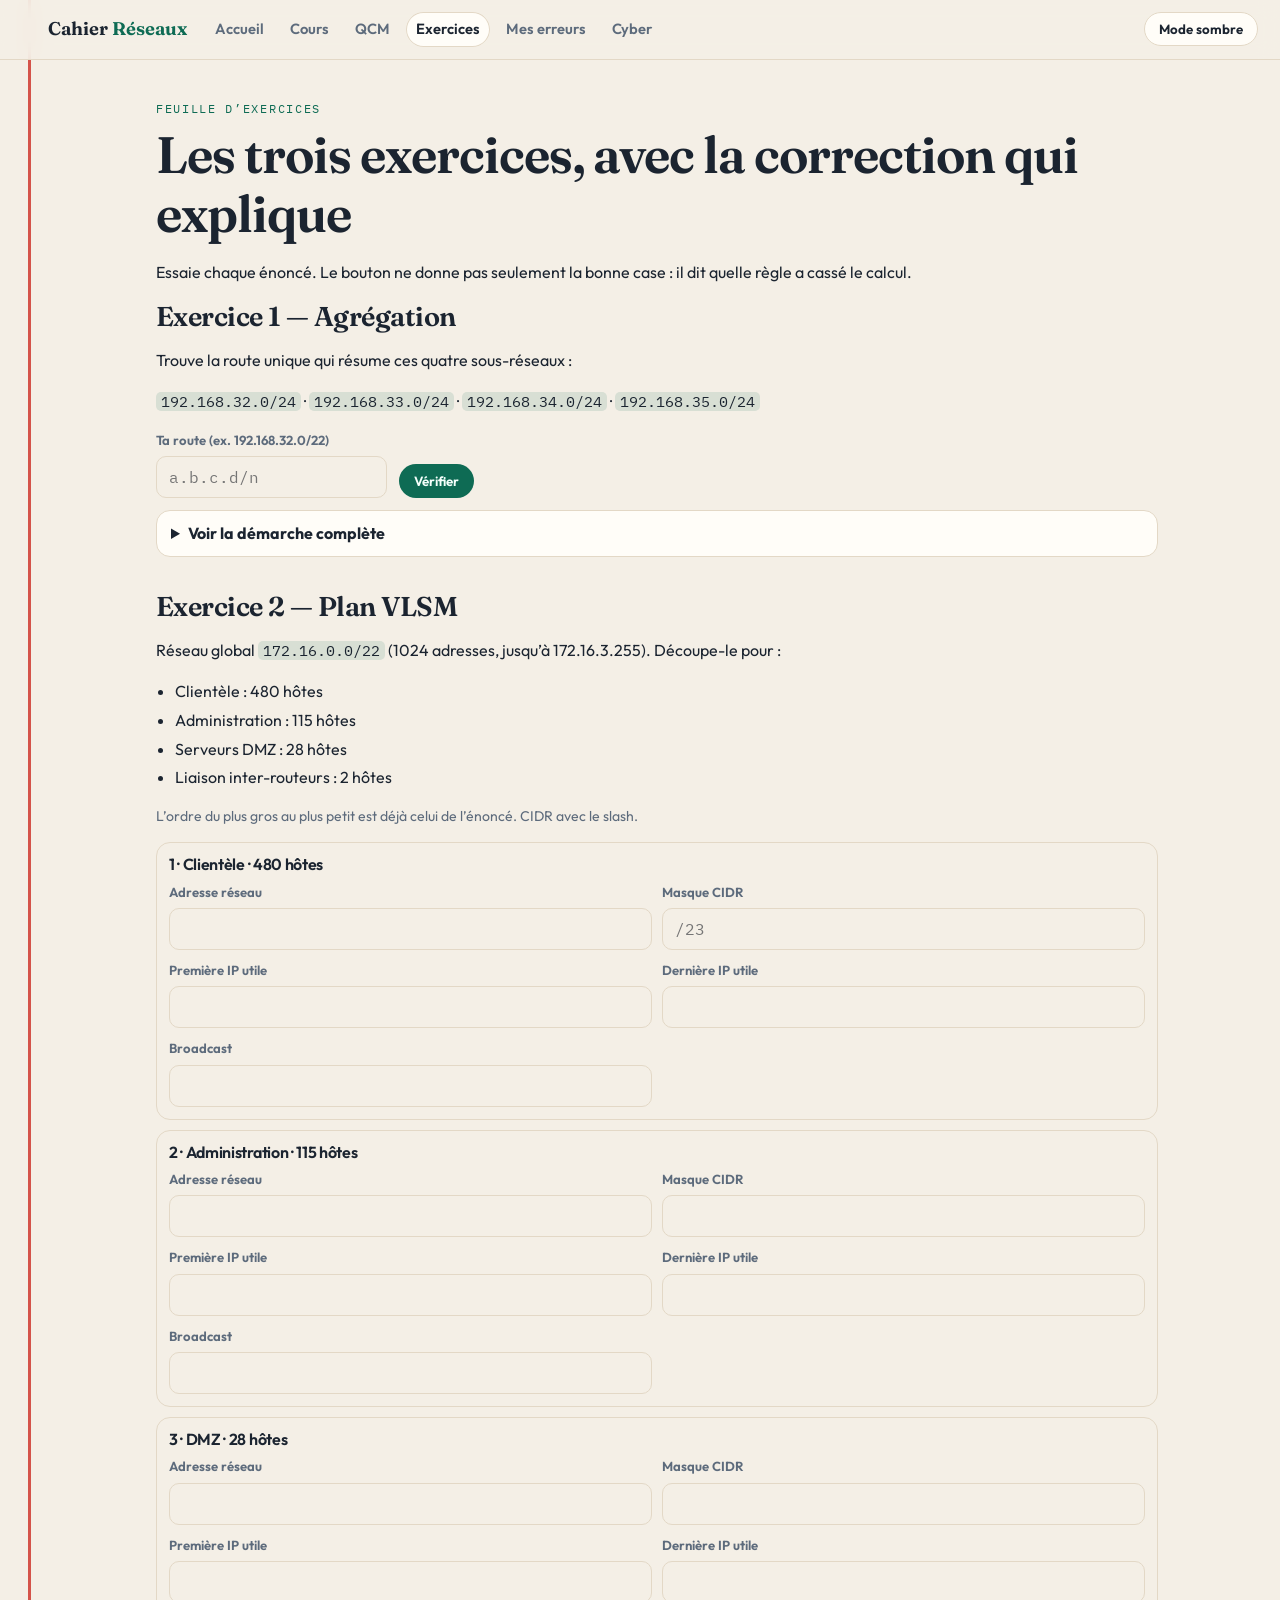
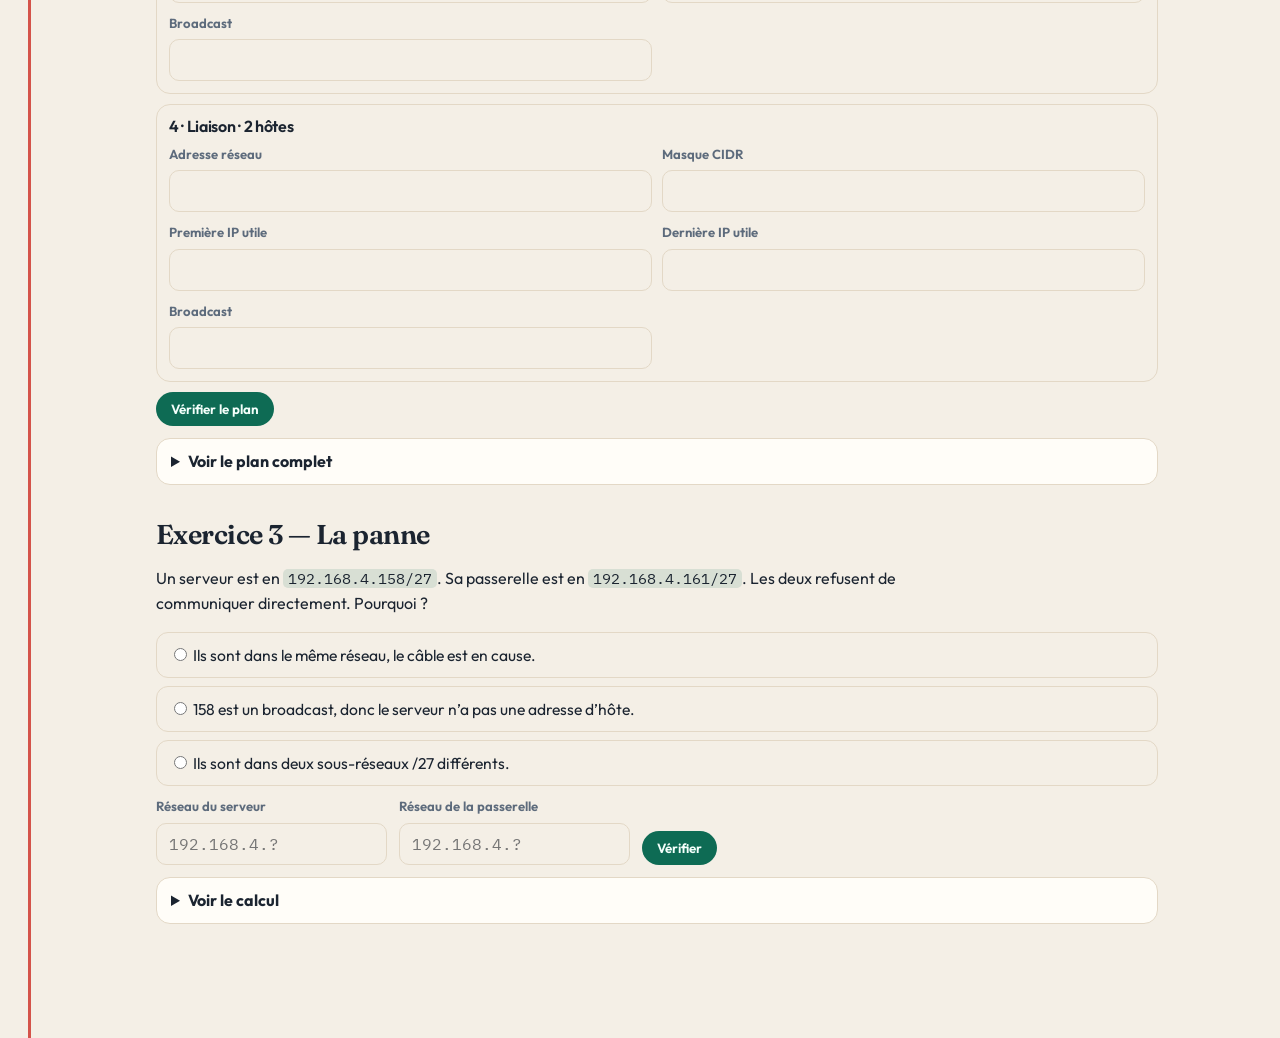
<file: exercices.html>
<!DOCTYPE html>
<html lang="fr">
<head>
<meta charset="UTF-8">
<meta name="viewport" content="width=device-width, initial-scale=1">
<title>Exercices — VLSM et CIDR</title>
<link rel="preconnect" href="https://fonts.googleapis.com">
<link rel="preconnect" href="https://fonts.gstatic.com" crossorigin>
<link href="https://fonts.googleapis.com/css2?family=Fraunces:opsz,wght@9..144,560;9..144,640&family=IBM+Plex+Mono:wght@500;700&family=Outfit:wght@400;500;600;700&display=swap" rel="stylesheet">
<link rel="stylesheet" href="css/site.css">
</head>
<body>
<header class="top">
  <a class="brand" href="index.html">Cahier <span>Réseaux</span></a>
  <nav>
    <a href="index.html">Accueil</a>
    <a href="cours.html">Cours</a>
    <a href="qcm.html">QCM</a>
    <a class="active" href="exercices.html">Exercices</a>
    <a href="carnet.html">Mes erreurs<span data-err-count></span></a>
    <a href="cyber.html">Cyber</a>
  </nav>
  <button id="theme" type="button">Mode sombre</button>
</header>
<main class="wrap prose">
  <p class="kicker">Feuille d’exercices</p>
  <h1>Les trois exercices, avec la correction qui explique</h1>
  <p>Essaie chaque énoncé. Le bouton ne donne pas seulement la bonne case : il dit quelle règle a cassé le calcul.</p>

  <section>
    <h2>Exercice 1 — Agrégation</h2>
    <p>Trouve la route unique qui résume ces quatre sous-réseaux :</p>
    <p><code>192.168.32.0/24</code> · <code>192.168.33.0/24</code> · <code>192.168.34.0/24</code> · <code>192.168.35.0/24</code></p>
    <div class="row">
      <label class="field">Ta route (ex. 192.168.32.0/22)
        <input id="agg" type="text" spellcheck="false" placeholder="a.b.c.d/n">
      </label>
      <button class="btn primary" id="agg-btn" type="button">Vérifier</button>
    </div>
    <div id="agg-why"></div>
    <details>
      <summary>Voir la démarche complète</summary>
      <p>32 = <code>00100000</code>, 33 = <code>00100001</code>, 34 = <code>00100010</code>, 35 = <code>00100011</code>.</p>
      <p>Les bits communs du 3ᵉ octet sont <code>001000</code>. Deux bits changent, donc on recule de /24 à <b>/22</b>. En remettant ces deux bits à 0, le réseau vaut 32. La route est <b>192.168.32.0/22</b>. Elle couvre .32 à .35, et rien d’autre.</p>
    </details>
  </section>

  <section>
    <h2>Exercice 2 — Plan VLSM</h2>
    <p>Réseau global <code>172.16.0.0/22</code> (1024 adresses, jusqu’à 172.16.3.255). Découpe-le pour :</p>
    <ul>
      <li>Clientèle : 480 hôtes</li>
      <li>Administration : 115 hôtes</li>
      <li>Serveurs DMZ : 28 hôtes</li>
      <li>Liaison inter-routeurs : 2 hôtes</li>
    </ul>
    <p class="small muted">L’ordre du plus gros au plus petit est déjà celui de l’énoncé. CIDR avec le slash.</p>

    <div class="sn">
      <h3>1 · Clientèle · 480 hôtes</h3>
      <div class="cells">
        <label class="field">Adresse réseau<input data-sn="0" data-k="network" type="text"></label>
        <label class="field">Masque CIDR<input data-sn="0" data-k="prefix" type="text" placeholder="/23"></label>
        <label class="field">Première IP utile<input data-sn="0" data-k="first" type="text"></label>
        <label class="field">Dernière IP utile<input data-sn="0" data-k="last" type="text"></label>
        <label class="field">Broadcast<input data-sn="0" data-k="broadcast" type="text"></label>
      </div>
    </div>
    <div class="sn">
      <h3>2 · Administration · 115 hôtes</h3>
      <div class="cells">
        <label class="field">Adresse réseau<input data-sn="1" data-k="network" type="text"></label>
        <label class="field">Masque CIDR<input data-sn="1" data-k="prefix" type="text"></label>
        <label class="field">Première IP utile<input data-sn="1" data-k="first" type="text"></label>
        <label class="field">Dernière IP utile<input data-sn="1" data-k="last" type="text"></label>
        <label class="field">Broadcast<input data-sn="1" data-k="broadcast" type="text"></label>
      </div>
    </div>
    <div class="sn">
      <h3>3 · DMZ · 28 hôtes</h3>
      <div class="cells">
        <label class="field">Adresse réseau<input data-sn="2" data-k="network" type="text"></label>
        <label class="field">Masque CIDR<input data-sn="2" data-k="prefix" type="text"></label>
        <label class="field">Première IP utile<input data-sn="2" data-k="first" type="text"></label>
        <label class="field">Dernière IP utile<input data-sn="2" data-k="last" type="text"></label>
        <label class="field">Broadcast<input data-sn="2" data-k="broadcast" type="text"></label>
      </div>
    </div>
    <div class="sn">
      <h3>4 · Liaison · 2 hôtes</h3>
      <div class="cells">
        <label class="field">Adresse réseau<input data-sn="3" data-k="network" type="text"></label>
        <label class="field">Masque CIDR<input data-sn="3" data-k="prefix" type="text"></label>
        <label class="field">Première IP utile<input data-sn="3" data-k="first" type="text"></label>
        <label class="field">Dernière IP utile<input data-sn="3" data-k="last" type="text"></label>
        <label class="field">Broadcast<input data-sn="3" data-k="broadcast" type="text"></label>
      </div>
    </div>
    <button class="btn primary" id="plan-btn" type="button">Vérifier le plan</button>
    <div id="plan-why"></div>
    <details>
      <summary>Voir le plan complet</summary>
      <div class="table-wrap">
        <table>
          <thead><tr><th>Zone</th><th>Pourquoi ce masque</th><th>Réseau</th><th>Utile</th><th>Broadcast</th></tr></thead>
          <tbody>
            <tr><td>Clientèle 480</td><td>2⁸ − 2 = 254 trop petit. 2⁹ − 2 = 510. n = 9, /23, bloc de 512.</td><td>172.16.0.0/23</td><td>172.16.0.1 → 172.16.1.254</td><td>172.16.1.255</td></tr>
            <tr><td>Admin 115</td><td>2⁷ − 2 = 126. /25, bloc de 128. On reprend à .2.0.</td><td>172.16.2.0/25</td><td>172.16.2.1 → .2.126</td><td>172.16.2.127</td></tr>
            <tr><td>DMZ 28</td><td>2⁵ − 2 = 30. /27, bloc de 32. On reprend à .2.128.</td><td>172.16.2.128/27</td><td>.129 → .158</td><td>.159</td></tr>
            <tr><td>Liaison 2</td><td>2² − 2 = 2. /30. On reprend à .2.160.</td><td>172.16.2.160/30</td><td>.161 → .162</td><td>.163</td></tr>
          </tbody>
        </table>
      </div>
      <p>Tout cela tient dans 172.16.0.0/22. Il reste des adresses libres de 172.16.2.164 à 172.16.3.255.</p>
    </details>
  </section>

  <section>
    <h2>Exercice 3 — La panne</h2>
    <p>Un serveur est en <code>192.168.4.158/27</code>. Sa passerelle est en <code>192.168.4.161/27</code>. Les deux refusent de communiquer directement. Pourquoi ?</p>
    <label class="choice" style="display:block;margin:8px 0"><input type="radio" name="panne" value="same"> Ils sont dans le même réseau, le câble est en cause.</label>
    <label class="choice" style="display:block;margin:8px 0"><input type="radio" name="panne" value="bc"> 158 est un broadcast, donc le serveur n’a pas une adresse d’hôte.</label>
    <label class="choice" style="display:block;margin:8px 0"><input type="radio" name="panne" value="split"> Ils sont dans deux sous-réseaux /27 différents.</label>
    <div class="row" style="margin-top:10px">
      <label class="field">Réseau du serveur<input id="panne-a" type="text" placeholder="192.168.4.?"></label>
      <label class="field">Réseau de la passerelle<input id="panne-b" type="text" placeholder="192.168.4.?"></label>
      <button class="btn primary" id="panne-btn" type="button">Vérifier</button>
    </div>
    <div id="panne-why"></div>
    <details>
      <summary>Voir le calcul</summary>
      <p>/27 → masque 255.255.255.224 → blocs de 32 adresses. Dans le dernier octet, les découpes sont 0, 32, 64, 96, 128, 160, 192, 224.</p>
      <p>158 est entre 128 et 159. Réseau <b>192.168.4.128/27</b>, broadcast 192.168.4.159, dernier hôte <b>192.168.4.158</b>. Le serveur a donc une adresse valide, la dernière du bloc.</p>
      <p>161 est entre 160 et 191. Réseau <b>192.168.4.160/27</b>, premier hôte <b>192.168.4.161</b>. La passerelle est dans le bloc suivant.</p>
      <p>Deux réseaux différents ne se parlent pas directement : il faut un routeur dont une patte est dans chaque bloc. Ici, la « passerelle » n’est même pas dans le réseau du serveur.</p>
    </details>
  </section>
</main>
<script src="js/net.js"></script>
<script src="js/journal.js"></script>
<script src="js/exercices.js"></script>
</body>
</html>
</file>
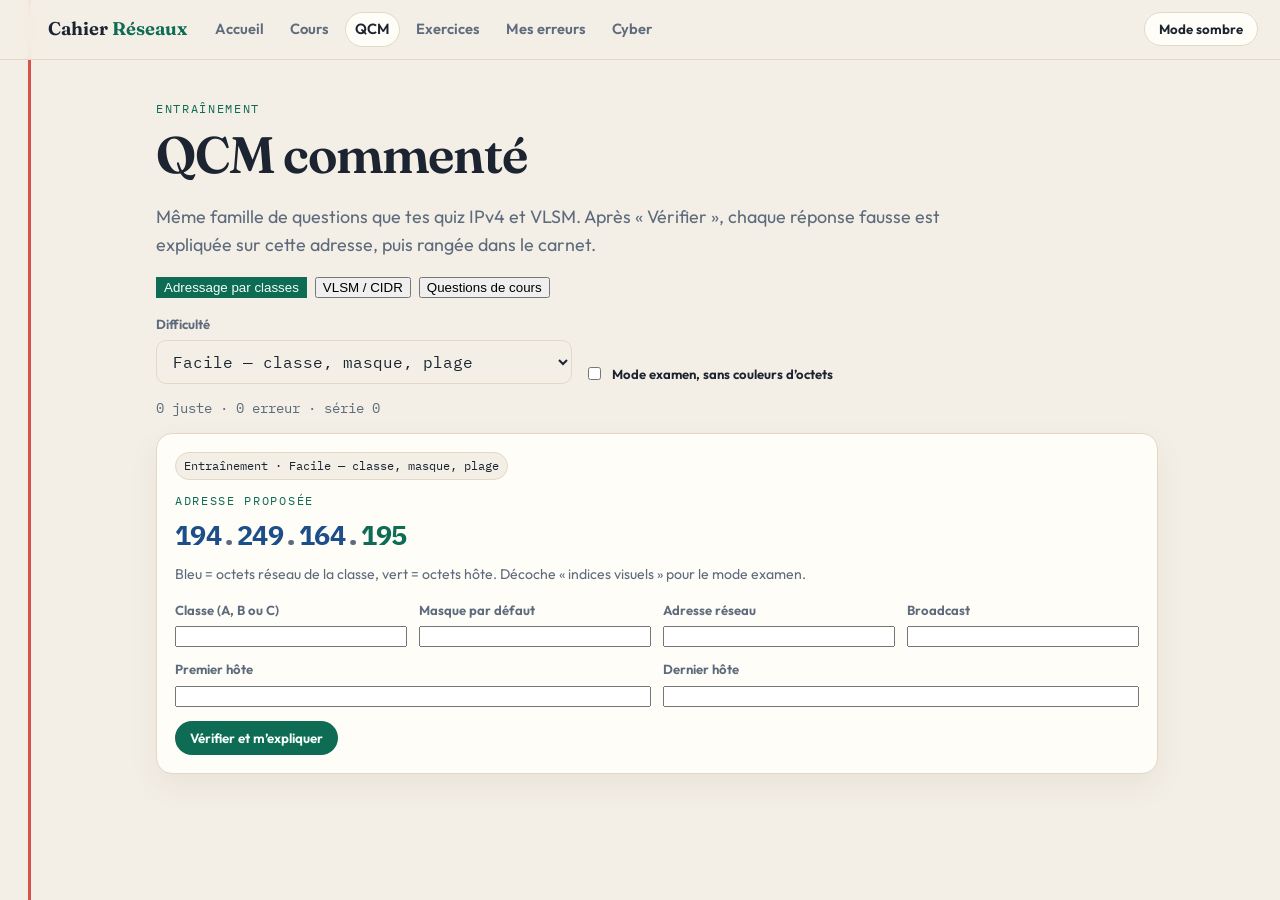
<file: qcm.html>
<!DOCTYPE html>
<html lang="fr">
<head>
<meta charset="UTF-8">
<meta name="viewport" content="width=device-width, initial-scale=1">
<title>QCM — IPv4 et VLSM</title>
<link rel="preconnect" href="https://fonts.googleapis.com">
<link rel="preconnect" href="https://fonts.gstatic.com" crossorigin>
<link href="https://fonts.googleapis.com/css2?family=Fraunces:opsz,wght@9..144,560;9..144,640&family=IBM+Plex+Mono:wght@500;700&family=Outfit:wght@400;500;600;700&display=swap" rel="stylesheet">
<link rel="stylesheet" href="css/site.css">
</head>
<body>
<header class="top">
  <a class="brand" href="index.html">Cahier <span>Réseaux</span></a>
  <nav>
    <a href="index.html">Accueil</a>
    <a href="cours.html">Cours</a>
    <a class="active" href="qcm.html">QCM</a>
    <a href="exercices.html">Exercices</a>
    <a href="carnet.html">Mes erreurs<span data-err-count></span></a>
    <a href="cyber.html">Cyber</a>
  </nav>
  <button id="theme" type="button">Mode sombre</button>
</header>
<main class="wrap">
  <p class="kicker">Entraînement</p>
  <h1>QCM commenté</h1>
  <p class="lead">Même famille de questions que tes quiz IPv4 et VLSM. Après « Vérifier », chaque réponse fausse est expliquée sur cette adresse, puis rangée dans le carnet.</p>
  <div class="tabs">
    <button type="button" data-tab="classful" aria-pressed="true">Adressage par classes</button>
    <button type="button" data-tab="vlsm" aria-pressed="false">VLSM / CIDR</button>
    <button type="button" data-tab="theory" aria-pressed="false">Questions de cours</button>
  </div>
  <div class="row" style="margin-bottom:14px">
    <label class="field" id="diff-wrap">Difficulté
      <select id="diff">
        <option value="facile">Facile — classe, masque, plage</option>
        <option value="moyen">Moyen — plus le N-ième hôte</option>
        <option value="difficile">Difficile — plus CIDR et privé/public</option>
      </select>
    </label>
    <label class="field check" id="exam-wrap"><input id="exam" type="checkbox"> Mode examen, sans couleurs d’octets</label>
  </div>
  <p class="scoreline" id="stats"></p>
  <div class="panel" id="stage" style="padding:18px;margin-top:12px"></div>
</main>
<script src="js/net.js"></script>
<script src="js/journal.js"></script>
<script src="js/qcm.js"></script>
</body>
</html>
</file>
<file: css/site.css>
:root {
  --bg: #f4efe6;
  --bg-2: #fffdf8;
  --ink: #1b2430;
  --muted: #5d6b7c;
  --line: #e3d8c6;
  --teal: #0e6b54;
  --teal-soft: #e4f4ee;
  --amber: #8a4b08;
  --amber-soft: #fff3d8;
  --red: #9f1239;
  --red-soft: #ffe4ea;
  --blue: #1d4e89;
  --blue-soft: #e7f1fb;
  --shadow: 0 12px 32px rgba(48, 36, 12, 0.06);
  --serif: "Fraunces", "Iowan Old Style", Georgia, serif;
  --sans: "Outfit", "Segoe UI", sans-serif;
  --mono: "IBM Plex Mono", ui-monospace, monospace;
  --margin: #d4534a;
  --max: 1080px;
}

[data-theme="dark"] {
  --bg: #10161e;
  --bg-2: #18222e;
  --ink: #e8eef6;
  --muted: #9aafc3;
  --line: #2c3b4c;
  --teal: #5ee0c3;
  --teal-soft: #12332c;
  --amber: #f0b45a;
  --amber-soft: #3a2a12;
  --red: #ff8aa3;
  --red-soft: #3c1824;
  --blue: #9ec4f5;
  --blue-soft: #15283f;
  --shadow: none;
  --margin: #e07068;
}

* { box-sizing: border-box; }
html { scroll-behavior: smooth; }
body {
  margin: 0;
  font-family: var(--sans);
  color: var(--ink);
  background:
    linear-gradient(90deg, transparent 0 28px, var(--margin) 28px 31px, transparent 31px),
    var(--bg);
  line-height: 1.55;
  min-height: 100vh;
}
a { color: var(--teal); }
img { max-width: 100%; }

.top {
  position: sticky;
  top: 0;
  z-index: 20;
  display: flex;
  align-items: center;
  gap: 18px;
  padding: 12px 22px 12px 48px;
  background: color-mix(in srgb, var(--bg) 88%, transparent);
  backdrop-filter: blur(10px);
  border-bottom: 1px solid var(--line);
}
.brand {
  font-family: var(--serif);
  font-weight: 650;
  font-size: 1.15rem;
  color: var(--ink);
  text-decoration: none;
  white-space: nowrap;
}
.brand span { color: var(--teal); }
.top nav {
  display: flex;
  gap: 6px;
  flex-wrap: wrap;
  flex: 1;
}
.top nav a {
  text-decoration: none;
  color: var(--muted);
  font-size: 0.92rem;
  font-weight: 600;
  padding: 6px 10px;
  border-radius: 999px;
}
.top nav a:hover { color: var(--ink); background: var(--bg-2); }
.top nav a.active { color: var(--ink); background: var(--bg-2); box-shadow: inset 0 0 0 1px var(--line); }
#theme, .btn, button.btn {
  font-family: var(--sans);
  border: 1px solid var(--line);
  background: var(--bg-2);
  color: var(--ink);
  border-radius: 999px;
  padding: 8px 14px;
  font-weight: 650;
  cursor: pointer;
}
.btn.primary, button.primary {
  background: var(--teal);
  color: #f4fffb;
  border-color: transparent;
}
[data-theme="dark"] .btn.primary { color: #06241c; }
.btn.ghost { background: transparent; }
.btn:hover { transform: translateY(-1px); }
.btn:disabled { opacity: 0.45; cursor: not-allowed; transform: none; }

.wrap { max-width: var(--max); margin: 0 auto; padding: 28px 22px 80px 56px; }
.hero h1, h1, h2, h3 { font-family: var(--serif); font-weight: 620; letter-spacing: -0.02em; line-height: 1.15; }
h1 { font-size: clamp(2.1rem, 4vw, 3.4rem); margin: 0 0 10px; }
h2 { font-size: 1.7rem; margin: 0 0 10px; }
h3 { font-size: 1.15rem; margin: 0 0 8px; }
.lead { font-size: 1.12rem; color: var(--muted); max-width: 68ch; }
.kicker {
  font-family: var(--mono);
  font-size: 0.75rem;
  letter-spacing: 0.14em;
  text-transform: uppercase;
  color: var(--teal);
  margin-bottom: 8px;
}

.grid { display: grid; gap: 14px; }
.grid.cards { grid-template-columns: repeat(auto-fit, minmax(230px, 1fr)); }
.card, .callout, .tool, .qcard, .panel {
  background: var(--bg-2);
  border: 1px solid var(--line);
  border-radius: 16px;
  box-shadow: var(--shadow);
}
.card { padding: 18px 18px 16px; text-decoration: none; color: inherit; display: block; }
.card:hover { border-color: var(--teal); }
.card p { color: var(--muted); margin: 6px 0 0; }
.card strong { font-family: var(--serif); font-size: 1.25rem; }

.layout { display: grid; grid-template-columns: 210px 1fr; gap: 28px; align-items: start; }
.toc { position: sticky; top: 74px; display: flex; flex-direction: column; gap: 6px; font-size: 0.88rem; }
.toc a { color: var(--muted); text-decoration: none; padding: 4px 0; }
.toc a:hover { color: var(--teal); }

.prose section { margin: 0 0 34px; scroll-margin-top: 84px; }
.prose p { max-width: 72ch; }
.prose ul, .prose ol { max-width: 72ch; padding-left: 1.2rem; }
.prose li { margin: 4px 0; }

table { width: 100%; border-collapse: collapse; font-size: 0.92rem; }
th, td { border-bottom: 1px solid var(--line); text-align: left; padding: 8px 8px; vertical-align: top; }
th { font-size: 0.75rem; letter-spacing: 0.04em; text-transform: uppercase; color: var(--muted); font-weight: 700; }
.table-wrap { overflow-x: auto; border: 1px solid var(--line); border-radius: 12px; background: var(--bg-2); }

.callout { padding: 14px 16px; margin: 14px 0; }
.callout.rule { background: var(--teal-soft); border-color: transparent; }
.callout.trap { background: var(--amber-soft); border-color: transparent; }
.callout.ex { background: var(--blue-soft); border-color: transparent; }
.callout .tag {
  font-family: var(--mono);
  font-size: 0.72rem;
  letter-spacing: 0.08em;
  text-transform: uppercase;
  font-weight: 700;
  display: block;
  margin-bottom: 4px;
}
.callout.rule .tag { color: var(--teal); }
.callout.trap .tag { color: var(--amber); }
.callout.ex .tag { color: var(--blue); }

code, .mono { font-family: var(--mono); }
code {
  background: color-mix(in srgb, var(--teal) 12%, var(--bg));
  padding: 0 5px;
  border-radius: 5px;
  font-size: 0.92em;
}

.bits { display: flex; gap: 8px; flex-wrap: wrap; margin: 8px 0; }
.octet { display: flex; gap: 2px; }
.bit {
  width: 22px; height: 28px;
  display: grid; place-items: center;
  border-radius: 4px;
  font-family: var(--mono);
  font-size: 0.82rem;
  font-weight: 700;
}
.bit.net { background: var(--blue-soft); color: var(--blue); }
.bit.host { background: var(--teal-soft); color: var(--teal); }
.bit.borrow { background: var(--amber-soft); color: var(--amber); }

.tool { padding: 16px; margin: 16px 0 8px; }
.tool .row, .row { display: flex; gap: 12px; flex-wrap: wrap; align-items: end; }
label.field { display: flex; flex-direction: column; gap: 6px; font-size: 0.82rem; color: var(--muted); font-weight: 650; }
input[type="text"], input[type="number"], select, textarea {
  font-family: var(--mono);
  font-size: 1rem;
  color: var(--ink);
  background: var(--bg);
  border: 1.5px solid var(--line);
  border-radius: 10px;
  padding: 10px 12px;
  min-width: 0;
}
textarea { width: 100%; min-height: 90px; resize: vertical; }
input:focus, select:focus, textarea:focus { outline: 2px solid color-mix(in srgb, var(--teal) 55%, transparent); border-color: var(--teal); }
input.ok { border-color: var(--teal); background: var(--teal-soft); }
input.bad { border-color: var(--red); background: var(--red-soft); }
.check { flex-direction: row !important; align-items: center; gap: 8px !important; color: var(--ink) !important; }

.stats { display: grid; grid-template-columns: repeat(auto-fit, minmax(140px, 1fr)); gap: 8px; margin-top: 12px; }
.stat { background: var(--bg); border-radius: 10px; padding: 8px 10px; }
.stat b { display: block; font-family: var(--mono); font-size: 0.95rem; }
.stat span { color: var(--muted); font-size: 0.75rem; }

.q-head { display: flex; justify-content: space-between; gap: 12px; align-items: center; flex-wrap: wrap; margin-bottom: 12px; }
.pill {
  font-family: var(--mono);
  font-size: 0.75rem;
  padding: 4px 8px;
  border-radius: 999px;
  background: var(--bg);
  border: 1px solid var(--line);
}
.choices { display: grid; gap: 8px; margin: 12px 0; }
.choice {
  text-align: left;
  border-radius: 12px;
  border: 1.5px solid var(--line);
  background: var(--bg);
  color: var(--ink);
  padding: 10px 12px;
  cursor: pointer;
  font-family: var(--sans);
  font-size: 0.98rem;
}
.choice:hover { border-color: var(--teal); }
.choice.sel { border-color: var(--blue); background: var(--blue-soft); }
.choice.good { border-color: var(--teal); background: var(--teal-soft); }
.choice.bad { border-color: var(--red); background: var(--red-soft); }
.choice:disabled { cursor: default; }

.why { margin-top: 10px; }
.why .mine { font-family: var(--mono); }

.scoreline { display: flex; gap: 14px; flex-wrap: wrap; color: var(--muted); font-family: var(--mono); font-size: 0.85rem; }
.tabs { display: flex; gap: 8px; flex-wrap: wrap; margin: 12px 0 16px; }
.tabs button[aria-pressed="true"] { background: var(--teal); color: #f4fffb; border-color: transparent; }
[data-theme="dark"] .tabs button[aria-pressed="true"] { color: #06241c; }

.sn { border: 1px solid var(--line); border-radius: 14px; padding: 12px; margin: 10px 0; background: var(--bg); }
.sn h3 { font-family: var(--sans); font-size: 1rem; }
.cells { display: grid; grid-template-columns: 1fr 1fr; gap: 10px; }
.explain { font-size: 0.92rem; margin-top: 8px; }
.explain p { margin: 6px 0; }

details { background: var(--bg-2); border: 1px solid var(--line); border-radius: 14px; padding: 10px 14px; margin: 12px 0; }
summary { cursor: pointer; font-weight: 700; }
.muted { color: var(--muted); }
.small { font-size: 0.88rem; }
hr { border: 0; border-top: 1px solid var(--line); margin: 22px 0; }

.empty {
  padding: 22px;
  border: 1px dashed var(--line);
  border-radius: 14px;
  color: var(--muted);
}

@media (max-width: 860px) {
  body { background: var(--bg); }
  .top { padding-left: 16px; }
  .wrap { padding: 20px 14px 64px; }
  .layout { grid-template-columns: 1fr; }
  .toc { position: static; flex-direction: row; flex-wrap: wrap; gap: 8px 12px; }
  .cells { grid-template-columns: 1fr; }
}
@media print {
  .top, .toc, .no-print, #theme { display: none !important; }
  body { background: white; color: black; }
  .card, .callout, .tool { box-shadow: none; }
}
</file>
